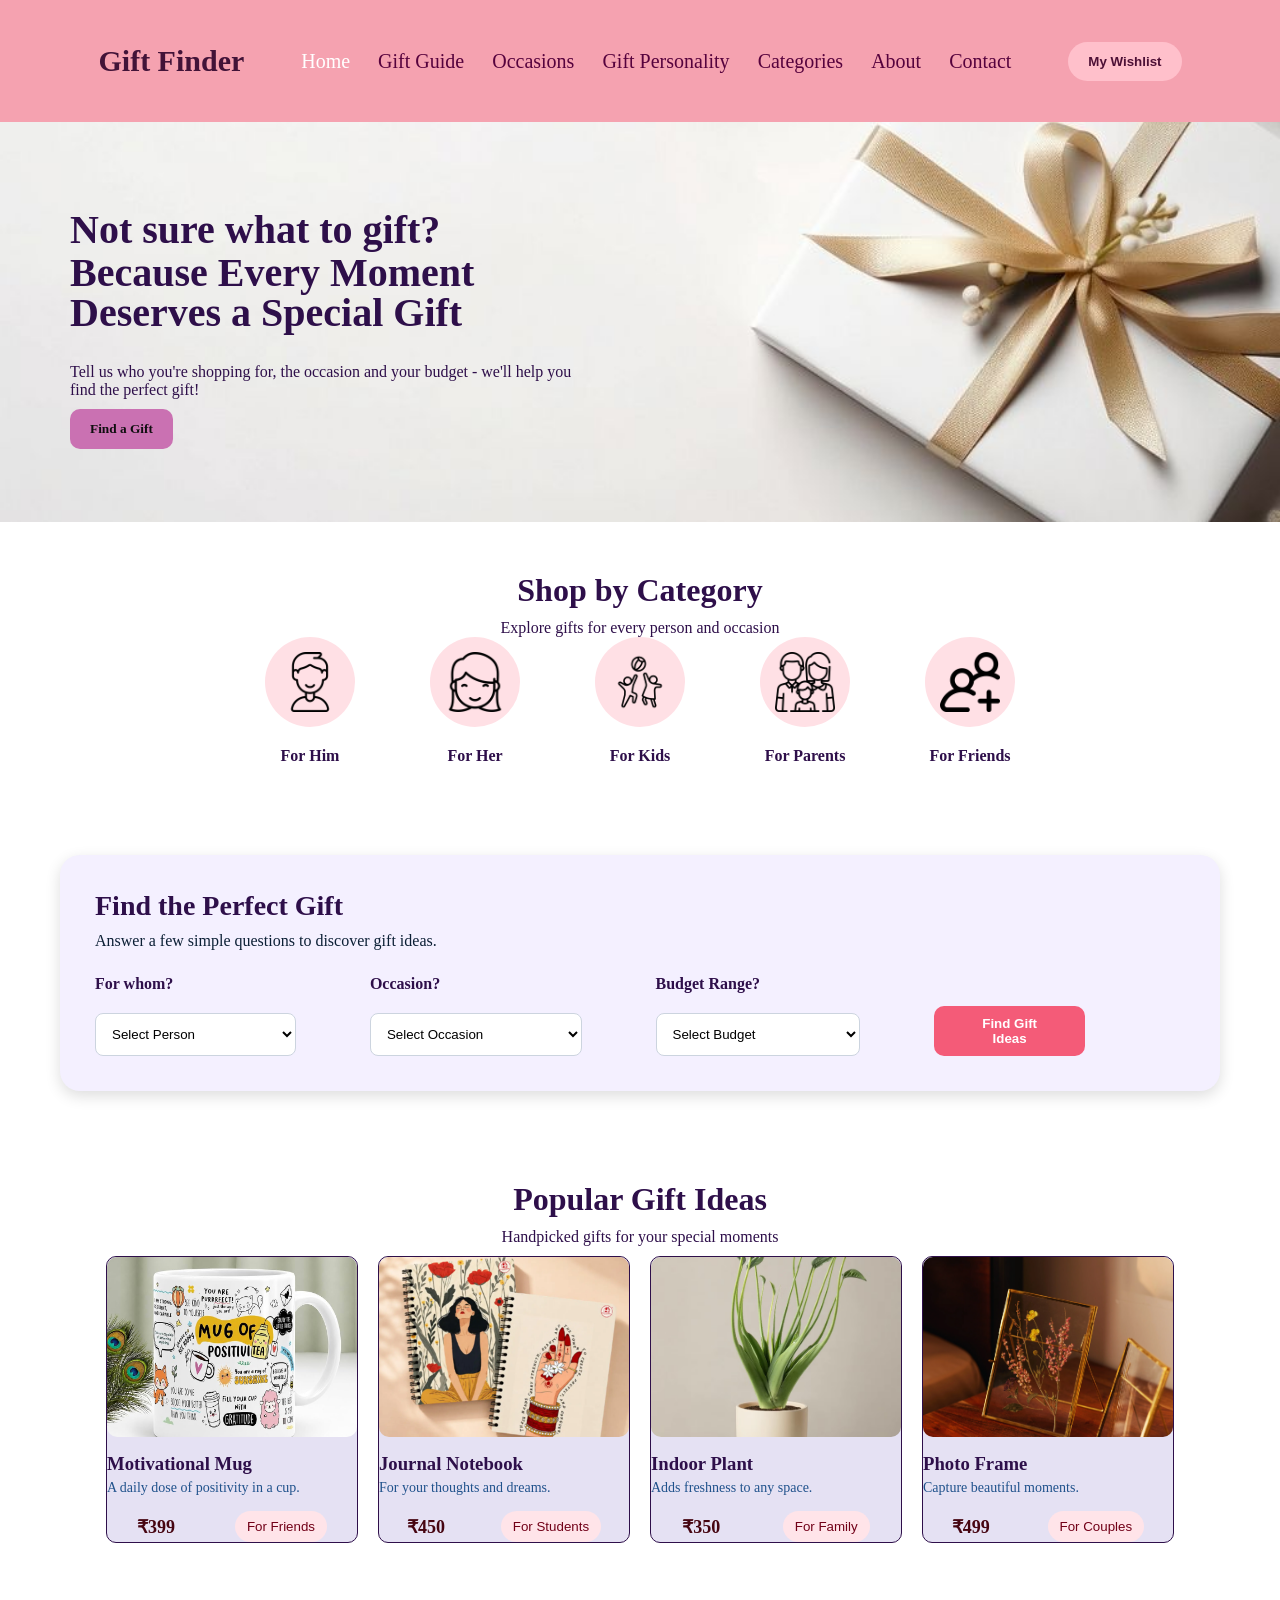
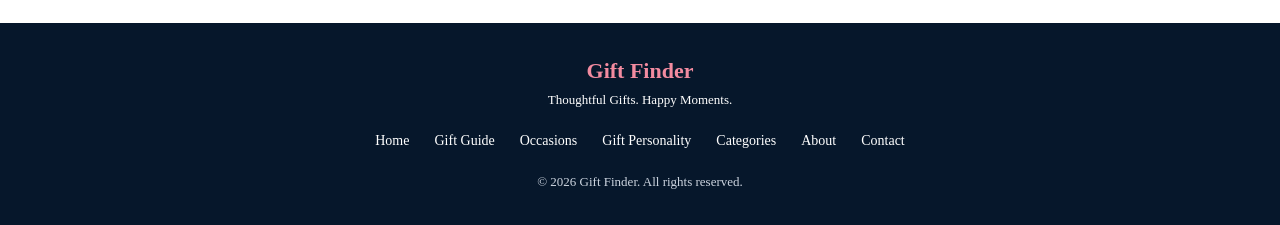
<file: index.html>
<!DOCTYPE html>
<html>

<head>
    <title>Gift Finder</title>
    <link rel="stylesheet" href="style.css">
</head>

<body>

    <header>

        <div class="logo">
            Gift Finder
        </div>

        <nav>
            <a href="index.html" class="active">Home</a>
            <a href="gift-guide.html">Gift Guide</a>
            <a href="occasions.html">Occasions</a>
            <a href="Gift Personality.html" >Gift Personality</a>
            <a href="categories.html">Categories</a>
            <a href="about.html">About</a>
            <a href="contact.html">Contact</a>
        </nav>

        <button class="wishlist">My Wishlist</button>
    </header>


    <section class="hero">
        <div class="hero-content">
            <p class="small-text">Not sure what to gift?</p>
            <h1>
                Because Every Moment Deserves
                <span>a Special Gift</span>
            </h1>

            <p>
                Tell us who you're shopping for, the occasion and your budget -
                we'll help you find the perfect gift!
            </p>

            <button class="main-button">Find a Gift</button>
        </div>

        <div class="hero-image"></div>
    </section>


    <section class="categories">
        <h2>Shop by Category</h2>
        <p>Explore gifts for every person and occasion</p>
        <div class="category-container">

            <div class="category">
                <div class="category-icon">
                    <img src="./boy.png" alt="boy">
                </div>
                <h3>For Him</h3>
            </div>

            <div class="category">
                <div class="category-icon">
                    <img src="./girl.png" alt="girl">
                </div>
                <h3>For Her</h3>
            </div>

            <div class="category">
                <div class="category-icon">
                    <img src="./kids.png" alt="kids">
                </div>
                <h3>For Kids</h3>
            </div>

            <div class="category">
                <div class="category-icon">
                    <img src="./family.png" alt="family">
                </div>
                <h3>For Parents</h3>
            </div>

            <div class="category">
                <div class="category-icon">
                    <img src="./friends.png" alt="friends">
                </div>
                <h3>For Friends</h3>
            </div>

        </div>
    </section>


    <section class="find-gift">
        <div class="find-content">
            <h2>Find the Perfect Gift</h2>
            <p>Answer a few simple questions to discover gift ideas.</p>
            <div class="form-container">

                <div class="form-group">

                    <label>For whom?</label>
                    <select>
                        <option>Select Person</option>
                        <option>Friend</option>
                        <option>Family</option>
                        <option>Partner</option>
                        <option>Kids</option>
                    </select>
                </div>


                <div class="form-group">

                    <label>Occasion?</label>
                    <select>
                        <option>Select Occasion</option>
                        <option>Birthday</option>
                        <option>Graduation</option>
                        <option>Anniversary</option>
                        <option>Wedding</option>
                    </select>
                </div>


                <div class="form-group">

                    <label>Budget Range?</label>
                    <select>
                        <option>Select Budget</option>
                        <option>Under ₹500</option>
                        <option>₹500 - ₹1000</option>
                        <option>₹1000 - ₹2000</option>
                        <option>Above ₹2000</option>
                    </select>
                </div>

                <button class="find-button">Find Gift Ideas</button>
            </div>
        </div>
    </section>


    <section class="popular">
        <h2>Popular Gift Ideas</h2>
        <p>Handpicked gifts for your special moments</p>
        <div class="gift-container">
            <div class="gift-card">
                <img src="./Img/mug.jpg" alt="Motivational Mug">
                <h3>Motivational Mug</h3>
                <p>A daily dose of positivity in a cup.</p>
                <div class="card-bottom">
                    <span>₹399</span>
                    <button>For Friends</button>
                </div>
            </div>


            <div class="gift-card">
                <img src="./Img/notebook.webp" alt="Journal Notebook">
                <h3>Journal Notebook</h3>
                <p>For your thoughts and dreams.</p>
                <div class="card-bottom">
                    <span>₹450</span>
                    <button>For Students</button>
                </div>
            </div>


            <div class="gift-card">
                <img src="./Img/indoor plant.avif" alt="Indoor Plant">
                <h3>Indoor Plant</h3>
                <p>Adds freshness to any space.</p>
                <div class="card-bottom">
                    <span>₹350</span>
                    <button>For Family</button>
                </div>
            </div>


            <div class="gift-card">
                <img src="./Img/photo frame.webp" alt="Photo Frame">
                <h3>Photo Frame</h3>
                <p>Capture beautiful moments.</p>
                <div class="card-bottom">
                    <span>₹499</span>
                    <button>For Couples</button>
                </div>
            </div>

        </div>
    </section>









    <footer>

        <div class="footer-logo">

            <span>Gift Finder</span>

            <p>Thoughtful Gifts. Happy Moments.</p>

        </div>


        <div class="footer-links">

            <a href="index.html">Home</a>
            <a href="gift-guide.html">Gift Guide</a>
            <a href="occasions.html">Occasions</a>
            <a href="Gift Personality.html" >Gift Personality</a>
            <a href="categories.html">Categories</a>
            <a href="about.html">About</a>
            <a href="contact.html">Contact</a>

        </div>


        <p class="copyright">
            © 2026 Gift Finder. All rights reserved.
        </p>

    </footer>

</body>

</html>
</file>
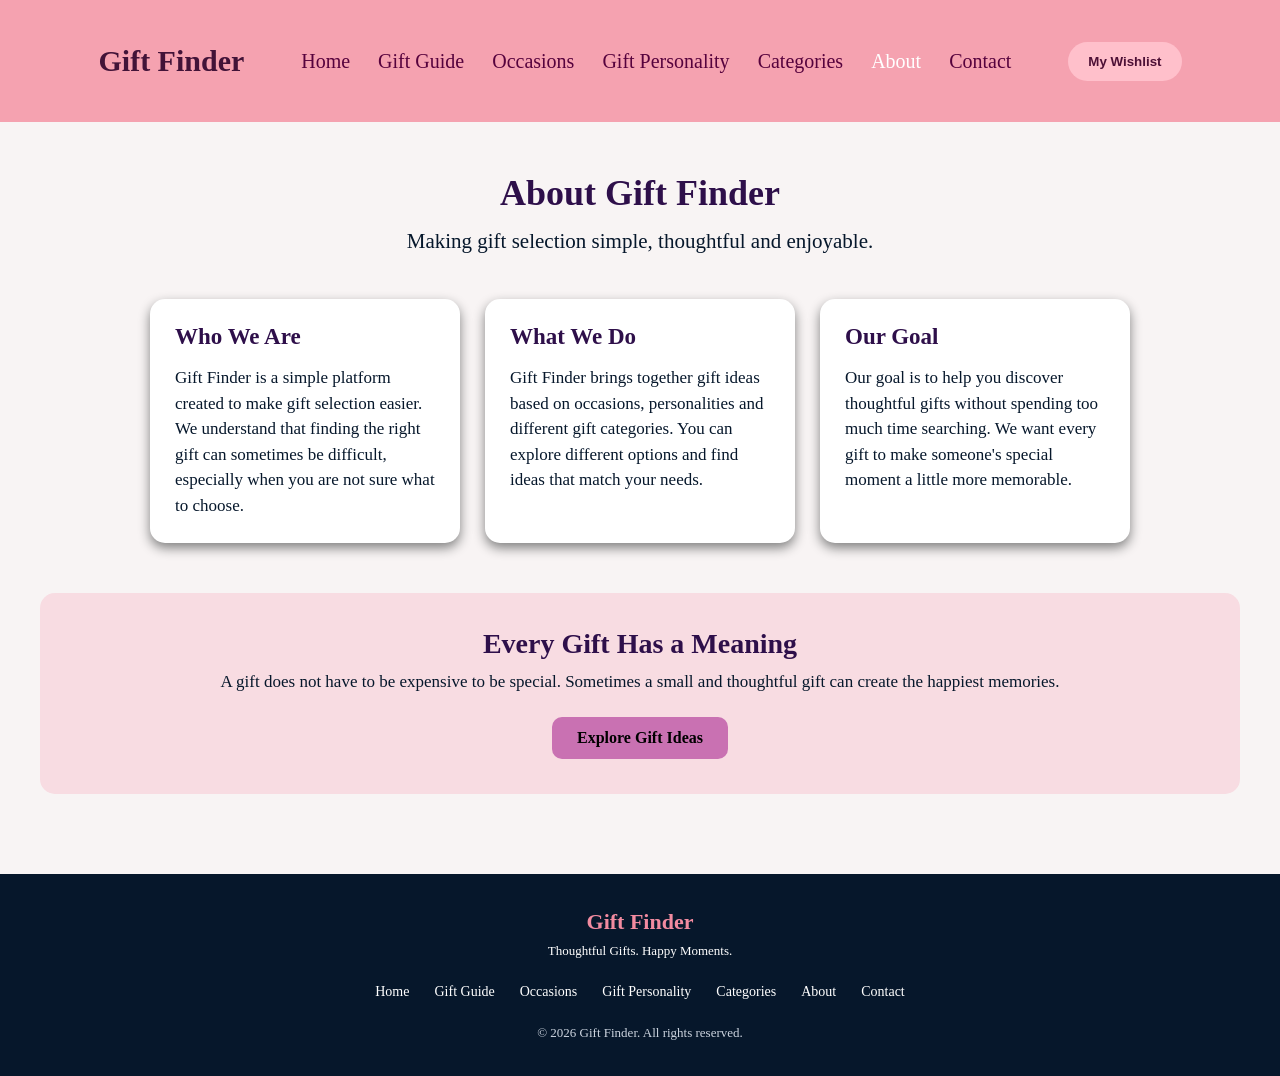
<file: about.html>
<!DOCTYPE html>
<html>

<head>
    <title>Guide</title>
    <link rel="stylesheet" href="about.css">
</head>

<body>
    <header>
        <div class="logo">
            Gift Finder
        </div>

        <nav>
            <a href="index.html">Home</a>
            <a href="gift-guide.html">Gift Guide</a>
            <a href="occasions.html">Occasions</a>
            <a href="Gift Personality.html" >Gift Personality</a>
            <a href="categories.html">Categories</a>
            <a href="about.html" class="active">About</a>
            <a href="contact.html">Contact</a>
        </nav>

        <button class="wishlist">My Wishlist</button>
    </header>




<section class="about">

    <h1>About Gift Finder</h1>

    <p class="about-intro">
        Making gift selection simple, thoughtful and enjoyable.
    </p>


    <div class="about-content">

        <div class="about-box">

            <h2>Who We Are</h2>

            <p>
                Gift Finder is a simple platform created to make gift selection
                easier. We understand that finding the right gift can sometimes
                be difficult, especially when you are not sure what to choose.
            </p>

        </div>


        <div class="about-box">

            <h2>What We Do</h2>

            <p>
                Gift Finder brings together gift ideas based on occasions,
                personalities and different gift categories. You can explore
                different options and find ideas that match your needs.
            </p>

        </div>


        <div class="about-box">

            <h2>Our Goal</h2>

            <p>
                Our goal is to help you discover thoughtful gifts without
                spending too much time searching. We want every gift to make
                someone's special moment a little more memorable.
            </p>

        </div>

    </div>


    <div class="about-message">

        <h2>Every Gift Has a Meaning</h2>

        <p>
            A gift does not have to be expensive to be special.
            Sometimes a small and thoughtful gift can create the
            happiest memories.
        </p>

        <a href="categories.html" class="about-button">
            Explore Gift Ideas
        </a>

    </div>

</section>



    <footer>

        <div class="footer-logo">
            <span>Gift Finder</span>
            <p>Thoughtful Gifts. Happy Moments.</p>
        </div>

        <div class="footer-links">
            <a href="index.html">Home</a>
            <a href="gift-guide.html">Gift Guide</a>
            <a href="occasions.html">Occasions</a>
            <a href="Gift Personality.html">Gift Personality</a>
            <a href="categories.html">Categories</a>
            <a href="about.html">About</a>
            <a href="contact.html">Contact</a>
        </div>

        <p class="copyright">
            © 2026 Gift Finder. All rights reserved.
        </p>
        
    </footer>

</body>
</html>
</file>
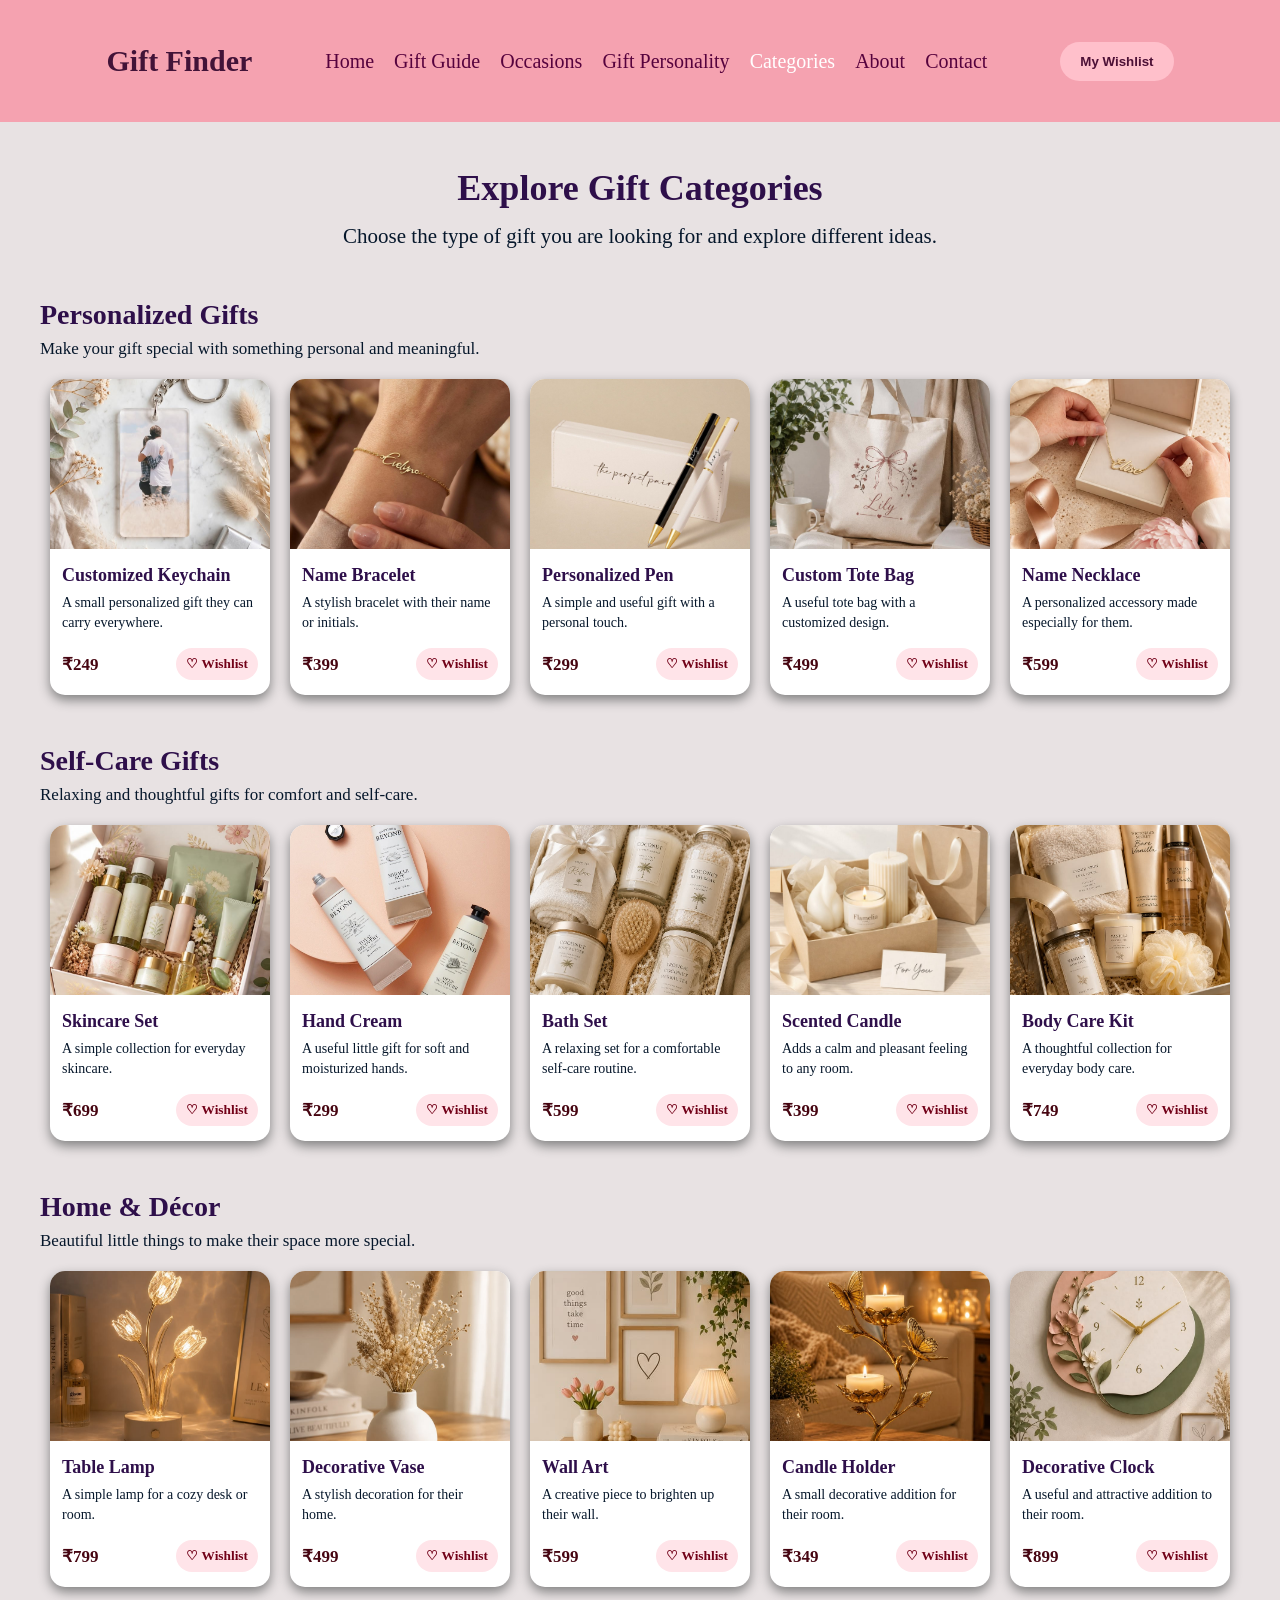
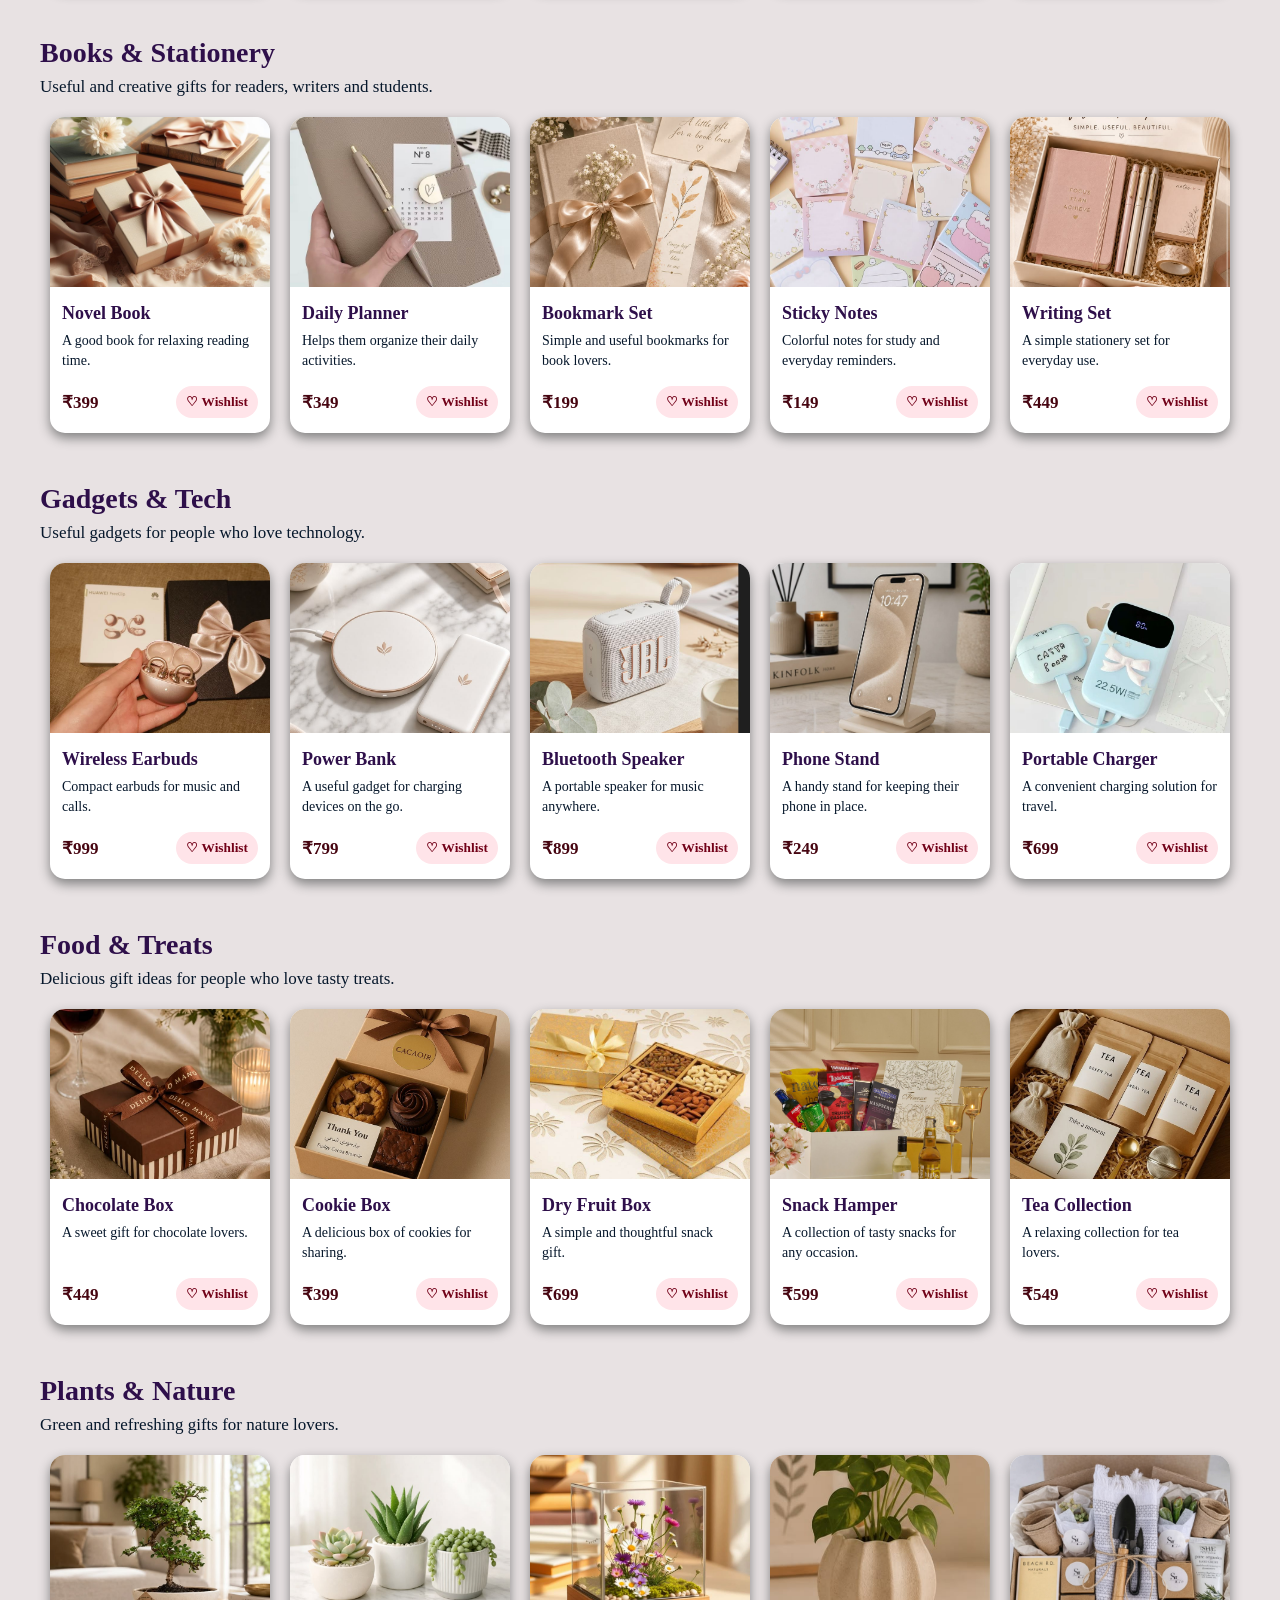
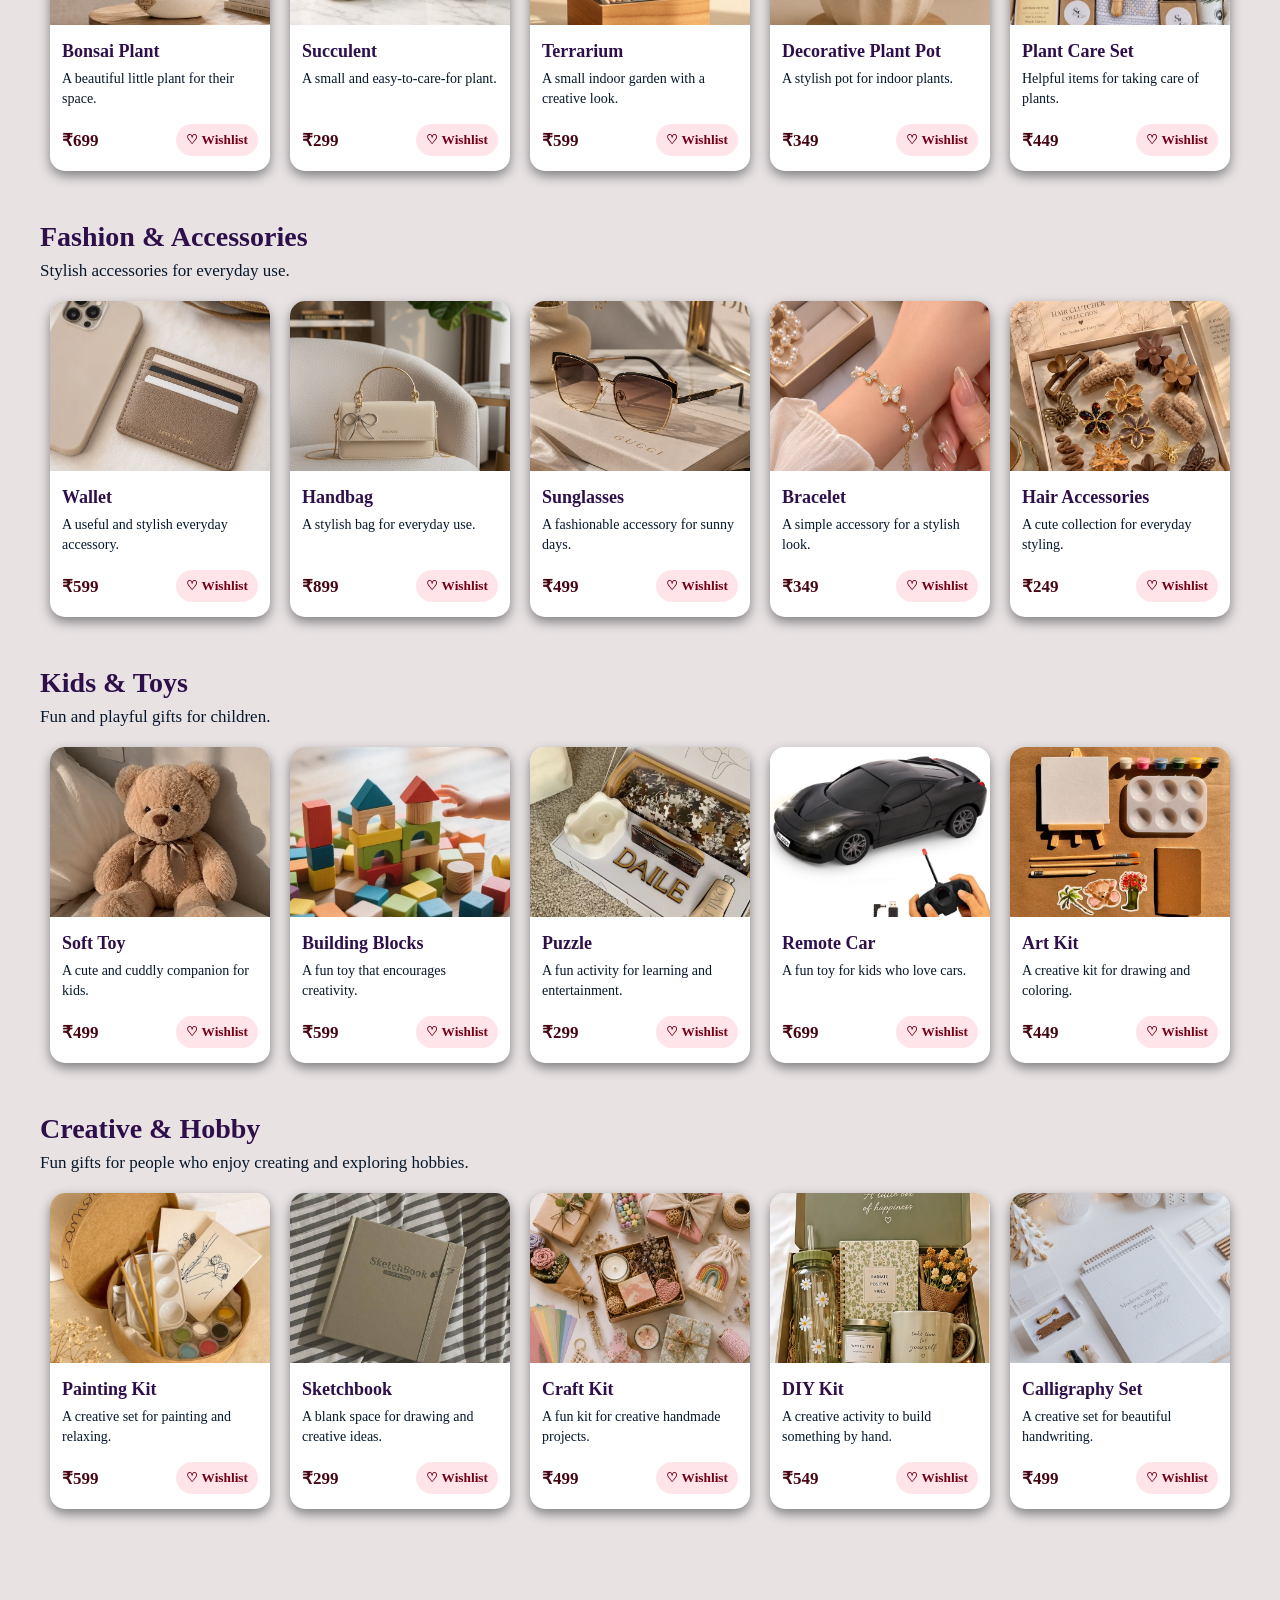
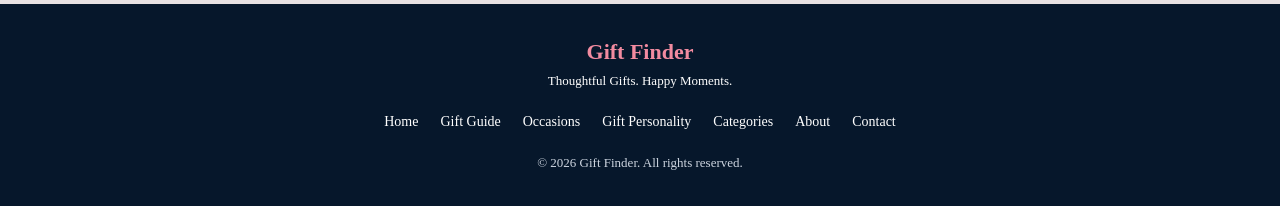
<file: categories.html>
<!DOCTYPE html>
<html>

<head>
    <title>Guide</title>
    <link rel="stylesheet" href="categories.css">
</head>

<body>
    <header>
        <div class="logo">
            Gift Finder
        </div>

        <nav>
            <a href="index.html">Home</a>
            <a href="gift-guide.html">Gift Guide</a>
            <a href="occasions.html">Occasions</a>
            <a href="Gift Personality.html" >Gift Personality</a>
            <a href="categories.html" class="active">Categories</a>
            <a href="about.html">About</a>
            <a href="contact.html">Contact</a>
        </nav>

        <button class="wishlist">My Wishlist</button>
    </header>







<section class="categories">

    <h1>Explore Gift Categories</h1>

    <p class="categories-intro">
        Choose the type of gift you are looking for and explore different ideas.
    </p>


    <!-- Personalized Gifts -->

    <h2>Personalized Gifts</h2>

    <p class="section-text">
        Make your gift special with something personal and meaningful.
    </p>

    <div class="gift-container">

        <div class="gift-card">
            <img src="./Imgs/customized keychain.jpg" alt="Customized Keychain">
            <h3>Customized Keychain</h3>
            <p>A small personalized gift they can carry everywhere.</p>
            <div class="card-bottom">
                <span>₹249</span>
                <button>♡ Wishlist</button>
            </div>
        </div>

        <div class="gift-card">
            <img src="./Imgs/name bracelet.jpg" alt="Name Bracelet">
            <h3>Name Bracelet</h3>
            <p>A stylish bracelet with their name or initials.</p>
            <div class="card-bottom">
                <span>₹399</span>
                <button>♡ Wishlist</button>
            </div>
        </div>

        <div class="gift-card">
            <img src="./Imgs/personalized pen.jpg" alt="Personalized Pen">
            <h3>Personalized Pen</h3>
            <p>A simple and useful gift with a personal touch.</p>
            <div class="card-bottom">
                <span>₹299</span>
                <button>♡ Wishlist</button>
            </div>
        </div>

        <div class="gift-card">
            <img src="./Imgs/custom tote bag.jpg" alt="Custom Tote Bag">
            <h3>Custom Tote Bag</h3>
            <p>A useful tote bag with a customized design.</p>
            <div class="card-bottom">
                <span>₹499</span>
                <button>♡ Wishlist</button>
            </div>
        </div>

        <div class="gift-card">
            <img src="./Imgs/name necklace.jpg" alt="Name Necklace">
            <h3>Name Necklace</h3>
            <p>A personalized accessory made especially for them.</p>
            <div class="card-bottom">
                <span>₹599</span>
                <button>♡ Wishlist</button>
            </div>
        </div>

    </div>


    <!-- Self Care -->

    <h2>Self-Care Gifts</h2>

    <p class="section-text">
        Relaxing and thoughtful gifts for comfort and self-care.
    </p>

    <div class="gift-container">

        <div class="gift-card">
            <img src="./Imgs/skincare set.jpg" alt="Skincare Set">
            <h3>Skincare Set</h3>
            <p>A simple collection for everyday skincare.</p>
            <div class="card-bottom">
                <span>₹699</span>
                <button>♡ Wishlist</button>
            </div>
        </div>

        <div class="gift-card">
            <img src="./Imgs/hand cream.jpg" alt="Hand Cream">
            <h3>Hand Cream</h3>
            <p>A useful little gift for soft and moisturized hands.</p>
            <div class="card-bottom">
                <span>₹299</span>
                <button>♡ Wishlist</button>
            </div>
        </div>

        <div class="gift-card">
            <img src="./Imgs/bath set.jpg" alt="Bath Set">
            <h3>Bath Set</h3>
            <p>A relaxing set for a comfortable self-care routine.</p>
            <div class="card-bottom">
                <span>₹599</span>
                <button>♡ Wishlist</button>
            </div>
        </div>

        <div class="gift-card">
            <img src="./Imgs/scented candle.jpg" alt="Scented Candle">
            <h3>Scented Candle</h3>
            <p>Adds a calm and pleasant feeling to any room.</p>
            <div class="card-bottom">
                <span>₹399</span>
                <button>♡ Wishlist</button>
            </div>
        </div>

        <div class="gift-card">
            <img src="./Imgs/body care kit.jpg" alt="Body Care Kit">
            <h3>Body Care Kit</h3>
            <p>A thoughtful collection for everyday body care.</p>
            <div class="card-bottom">
                <span>₹749</span>
                <button>♡ Wishlist</button>
            </div>
        </div>

    </div>


    <!-- Home and Decor -->

    <h2>Home & Décor</h2>

    <p class="section-text">
        Beautiful little things to make their space more special.
    </p>

    <div class="gift-container">

        <div class="gift-card">
            <img src="./Imgs/table lamp.jpg" alt="Table Lamp">
            <h3>Table Lamp</h3>
            <p>A simple lamp for a cozy desk or room.</p>
            <div class="card-bottom">
                <span>₹799</span>
                <button>♡ Wishlist</button>
            </div>
        </div>

        <div class="gift-card">
            <img src="./Imgs/decorative vase.jpg" alt="Decorative Vase">
            <h3>Decorative Vase</h3>
            <p>A stylish decoration for their home.</p>
            <div class="card-bottom">
                <span>₹499</span>
                <button>♡ Wishlist</button>
            </div>
        </div>

        <div class="gift-card">
            <img src="./Imgs/wall art.jpg" alt="Wall Art">
            <h3>Wall Art</h3>
            <p>A creative piece to brighten up their wall.</p>
            <div class="card-bottom">
                <span>₹599</span>
                <button>♡ Wishlist</button>
            </div>
        </div>

        <div class="gift-card">
            <img src="./Imgs/candle holder.jpg" alt="Candle Holder">
            <h3>Candle Holder</h3>
            <p>A small decorative addition for their room.</p>
            <div class="card-bottom">
                <span>₹349</span>
                <button>♡ Wishlist</button>
            </div>
        </div>


        <div class="gift-card">
            <img src="./Imgs/decorative clock.jpg" alt="Decorative Clock">
            <h3>Decorative Clock</h3>
            <p>A useful and attractive addition to their room.</p>
            <div class="card-bottom">
                <span>₹899</span>
                <button>♡ Wishlist</button>
            </div>
        </div>

    </div>


    <!-- Books and Stationery -->

    <h2>Books & Stationery</h2>

    <p class="section-text">
        Useful and creative gifts for readers, writers and students.
    </p>

    <div class="gift-container">

        <div class="gift-card">
            <img src="./Imgs/novel book.jpg" alt="Novel Book">
            <h3>Novel Book</h3>
            <p>A good book for relaxing reading time.</p>
            <div class="card-bottom">
                <span>₹399</span>
                <button>♡ Wishlist</button>
            </div>
        </div>

        <div class="gift-card">
            <img src="./Imgs/planner.jpg" alt="Planner">
            <h3>Daily Planner</h3>
            <p>Helps them organize their daily activities.</p>
            <div class="card-bottom">
                <span>₹349</span>
                <button>♡ Wishlist</button>
            </div>
        </div>

        <div class="gift-card">
            <img src="./Imgs/bookmark set.jpg" alt="Bookmark Set">
            <h3>Bookmark Set</h3>
            <p>Simple and useful bookmarks for book lovers.</p>
            <div class="card-bottom">
                <span>₹199</span>
                <button>♡ Wishlist</button>
            </div>
        </div>

        <div class="gift-card">
            <img src="./Imgs/sticky notes.jpg" alt="Sticky Notes">
            <h3>Sticky Notes</h3>
            <p>Colorful notes for study and everyday reminders.</p>
            <div class="card-bottom">
                <span>₹149</span>
                <button>♡ Wishlist</button>
            </div>
        </div>


        <div class="gift-card">
            <img src="./Imgs/writing set.jpg" alt="Writing Set">
            <h3>Writing Set</h3>
            <p>A simple stationery set for everyday use.</p>
            <div class="card-bottom">
                <span>₹449</span>
                <button>♡ Wishlist</button>
            </div>
        </div>

    </div>


    <!-- Gadgets -->

    <h2>Gadgets & Tech</h2>

    <p class="section-text">
        Useful gadgets for people who love technology.
    </p>

    <div class="gift-container">

        <div class="gift-card">
            <img src="./Imgs/wireless earbuds.jpg" alt="Wireless Earbuds">
            <h3>Wireless Earbuds</h3>
            <p>Compact earbuds for music and calls.</p>
            <div class="card-bottom">
                <span>₹999</span>
                <button>♡ Wishlist</button>
            </div>
        </div>

        <div class="gift-card">
            <img src="./Imgs/power bank.jpg" alt="Power Bank">
            <h3>Power Bank</h3>
            <p>A useful gadget for charging devices on the go.</p>
            <div class="card-bottom">
                <span>₹799</span>
                <button>♡ Wishlist</button>
            </div>
        </div>


        <div class="gift-card">
            <img src="./Imgs/bluetooth speaker.jpg" alt="Bluetooth Speaker">
            <h3>Bluetooth Speaker</h3>
            <p>A portable speaker for music anywhere.</p>
            <div class="card-bottom">
                <span>₹899</span>
                <button>♡ Wishlist</button>
            </div>
        </div>

        <div class="gift-card">
            <img src="./Imgs/phone stand.jpg" alt="Phone Stand">
            <h3>Phone Stand</h3>
            <p>A handy stand for keeping their phone in place.</p>
            <div class="card-bottom">
                <span>₹249</span>
                <button>♡ Wishlist</button>
            </div>
        </div>

        <div class="gift-card">
            <img src="./Imgs/portable charger.jpg" alt="Portable Charger">
            <h3>Portable Charger</h3>
            <p>A convenient charging solution for travel.</p>
            <div class="card-bottom">
                <span>₹699</span>
                <button>♡ Wishlist</button>
            </div>
        </div>

    </div>


    <!-- Food -->

    <h2>Food & Treats</h2>

    <p class="section-text">
        Delicious gift ideas for people who love tasty treats.
    </p>

    <div class="gift-container">

        <div class="gift-card">
            <img src="./Imgs/chocolate box.jpg" alt="Chocolate Box">
            <h3>Chocolate Box</h3>
            <p>A sweet gift for chocolate lovers.</p>
            <div class="card-bottom">
                <span>₹449</span>
                <button>♡ Wishlist</button>
            </div>
        </div>

        <div class="gift-card">
            <img src="./Imgs/cookie box.jpg" alt="Cookie Box">
            <h3>Cookie Box</h3>
            <p>A delicious box of cookies for sharing.</p>
            <div class="card-bottom">
                <span>₹399</span>
                <button>♡ Wishlist</button>
            </div>
        </div>

        <div class="gift-card">
            <img src="./Imgs/dry fruit box.jpg" alt="Dry Fruit Box">
            <h3>Dry Fruit Box</h3>
            <p>A simple and thoughtful snack gift.</p>
            <div class="card-bottom">
                <span>₹699</span>
                <button>♡ Wishlist</button>
            </div>
        </div>

        <div class="gift-card">
            <img src="./Imgs/snack hamper.jpg" alt="Snack Hamper">
            <h3>Snack Hamper</h3>
            <p>A collection of tasty snacks for any occasion.</p>
            <div class="card-bottom">
                <span>₹599</span>
                <button>♡ Wishlist</button>
            </div>
        </div>


        <div class="gift-card">
            <img src="./Imgs/tea collection.jpg" alt="Tea Collection">
            <h3>Tea Collection</h3>
            <p>A relaxing collection for tea lovers.</p>
            <div class="card-bottom">
                <span>₹549</span>
                <button>♡ Wishlist</button>
            </div>
        </div>

    </div>


    <!-- Plants -->

    <h2>Plants & Nature</h2>

    <p class="section-text">
        Green and refreshing gifts for nature lovers.
    </p>

    <div class="gift-container">

        <div class="gift-card">
            <img src="./Imgs/bonsai plant.jpg" alt="Bonsai Plant">
            <h3>Bonsai Plant</h3>
            <p>A beautiful little plant for their space.</p>
            <div class="card-bottom">
                <span>₹699</span>
                <button>♡ Wishlist</button>
            </div>
        </div>

        <div class="gift-card">
            <img src="./Imgs/succulent.jpg" alt="Succulent">
            <h3>Succulent</h3>
            <p>A small and easy-to-care-for plant.</p>
            <div class="card-bottom">
                <span>₹299</span>
                <button>♡ Wishlist</button>
            </div>
        </div>

        <div class="gift-card">
            <img src="./Imgs/terrarium.jpg" alt="Terrarium">
            <h3>Terrarium</h3>
            <p>A small indoor garden with a creative look.</p>
            <div class="card-bottom">
                <span>₹599</span>
                <button>♡ Wishlist</button>
            </div>
        </div>

        <div class="gift-card">
            <img src="./Imgs/plant pot.jpg" alt="Plant Pot">
            <h3>Decorative Plant Pot</h3>
            <p>A stylish pot for indoor plants.</p>
            <div class="card-bottom">
                <span>₹349</span>
                <button>♡ Wishlist</button>
            </div>
        </div>


        <div class="gift-card">
            <img src="./Imgs/plant care.jpg" alt="Plant Care">
            <h3>Plant Care Set</h3>
            <p>Helpful items for taking care of plants.</p>
            <div class="card-bottom">
                <span>₹449</span>
                <button>♡ Wishlist</button>
            </div>
        </div>

    </div>


    <!-- Fashion -->

    <h2>Fashion & Accessories</h2>

    <p class="section-text">
        Stylish accessories for everyday use.
    </p>

    <div class="gift-container">

        <div class="gift-card">
            <img src="./Imgs/wallet.jpg" alt="Wallet">
            <h3>Wallet</h3>
            <p>A useful and stylish everyday accessory.</p>
            <div class="card-bottom">
                <span>₹599</span>
                <button>♡ Wishlist</button>
            </div>
        </div>

        <div class="gift-card">
            <img src="./Imgs/handbag.jpg" alt="Handbag">
            <h3>Handbag</h3>
            <p>A stylish bag for everyday use.</p>
            <div class="card-bottom">
                <span>₹899</span>
                <button>♡ Wishlist</button>
            </div>
        </div>

        <div class="gift-card">
            <img src="./Imgs/sunglasses.jpg" alt="Sunglasses">
            <h3>Sunglasses</h3>
            <p>A fashionable accessory for sunny days.</p>
            <div class="card-bottom">
                <span>₹499</span>
                <button>♡ Wishlist</button>
            </div>
        </div>


        <div class="gift-card">
            <img src="./Imgs/bracelet.jpg" alt="Bracelet">
            <h3>Bracelet</h3>
            <p>A simple accessory for a stylish look.</p>
            <div class="card-bottom">
                <span>₹349</span>
                <button>♡ Wishlist</button>
            </div>
        </div>

        <div class="gift-card">
            <img src="./Imgs/hair accessories.jpg" alt="Hair Accessories">
            <h3>Hair Accessories</h3>
            <p>A cute collection for everyday styling.</p>
            <div class="card-bottom">
                <span>₹249</span>
                <button>♡ Wishlist</button>
            </div>
        </div>

    </div>


    <!-- Kids -->

    <h2>Kids & Toys</h2>

    <p class="section-text">
        Fun and playful gifts for children.
    </p>

    <div class="gift-container">

        <div class="gift-card">
            <img src="./Imgs/soft toy.jpg" alt="Soft Toy">
            <h3>Soft Toy</h3>
            <p>A cute and cuddly companion for kids.</p>
            <div class="card-bottom">
                <span>₹499</span>
                <button>♡ Wishlist</button>
            </div>
        </div>

        <div class="gift-card">
            <img src="./Imgs/building box.jpg" alt="Building Blocks">
            <h3>Building Blocks</h3>
            <p>A fun toy that encourages creativity.</p>
            <div class="card-bottom">
                <span>₹599</span>
                <button>♡ Wishlist</button>
            </div>
        </div>

        <div class="gift-card">
            <img src="./Imgs/puzzle.jpg" alt="Puzzle">
            <h3>Puzzle</h3>
            <p>A fun activity for learning and entertainment.</p>
            <div class="card-bottom">
                <span>₹299</span>
                <button>♡ Wishlist</button>
            </div>
        </div>

        <div class="gift-card">
            <img src="./Imgs/remote car.jpg" alt="Remote Car">
            <h3>Remote Car</h3>
            <p>A fun toy for kids who love cars.</p>
            <div class="card-bottom">
                <span>₹699</span>
                <button>♡ Wishlist</button>
            </div>
        </div>

        <div class="gift-card">
            <img src="./Imgs/art kit.jpg" alt="Art Kit">
            <h3>Art Kit</h3>
            <p>A creative kit for drawing and coloring.</p>
            <div class="card-bottom">
                <span>₹449</span>
                <button>♡ Wishlist</button>
            </div>
        </div>


    </div>


    <!-- Creative -->

    <h2>Creative & Hobby</h2>

    <p class="section-text">
        Fun gifts for people who enjoy creating and exploring hobbies.
    </p>

    <div class="gift-container">

        <div class="gift-card">
            <img src="./Imgs/painting kit.jpg" alt="Painting Kit">
            <h3>Painting Kit</h3>
            <p>A creative set for painting and relaxing.</p>
            <div class="card-bottom">
                <span>₹599</span>
                <button>♡ Wishlist</button>
            </div>
        </div>

        <div class="gift-card">
            <img src="./Imgs/sketchbook.jpg" alt="Sketchbook">
            <h3>Sketchbook</h3>
            <p>A blank space for drawing and creative ideas.</p>
            <div class="card-bottom">
                <span>₹299</span>
                <button>♡ Wishlist</button>
            </div>
        </div>

        <div class="gift-card">
            <img src="./Imgs/craft kit.jpg" alt="Craft Kit">
            <h3>Craft Kit</h3>
            <p>A fun kit for creative handmade projects.</p>
            <div class="card-bottom">
                <span>₹499</span>
                <button>♡ Wishlist</button>
            </div>
        </div>

        <div class="gift-card">
            <img src="./Imgs/diy kit.jpg" alt="DIY Kit">
            <h3>DIY Kit</h3>
            <p>A creative activity to build something by hand.</p>
            <div class="card-bottom">
                <span>₹549</span>
                <button>♡ Wishlist</button>
            </div>
        </div>

        <div class="gift-card">
            <img src="./Imgs/calligraphy set.jpg" alt="Calligraphy Set">
            <h3>Calligraphy Set</h3>
            <p>A creative set for beautiful handwriting.</p>
            <div class="card-bottom">
                <span>₹499</span>
                <button>♡ Wishlist</button>
            </div>
        </div>

    </div>

</section>













    <footer>

        <div class="footer-logo">
            <span>Gift Finder</span>
            <p>Thoughtful Gifts. Happy Moments.</p>
        </div>

        <div class="footer-links">
            <a href="index.html">Home</a>
            <a href="gift-guide.html">Gift Guide</a>
            <a href="occasions.html">Occasions</a>
            <a href="Gift Personality.html" >Gift Personality</a>
            <a href="categories.html">Categories</a>
            <a href="about.html">About</a>
            <a href="contact.html">Contact</a>
        </div>

        <p class="copyright">
            © 2026 Gift Finder. All rights reserved.
        </p>
        
    </footer>

</body>
</html>
</file>
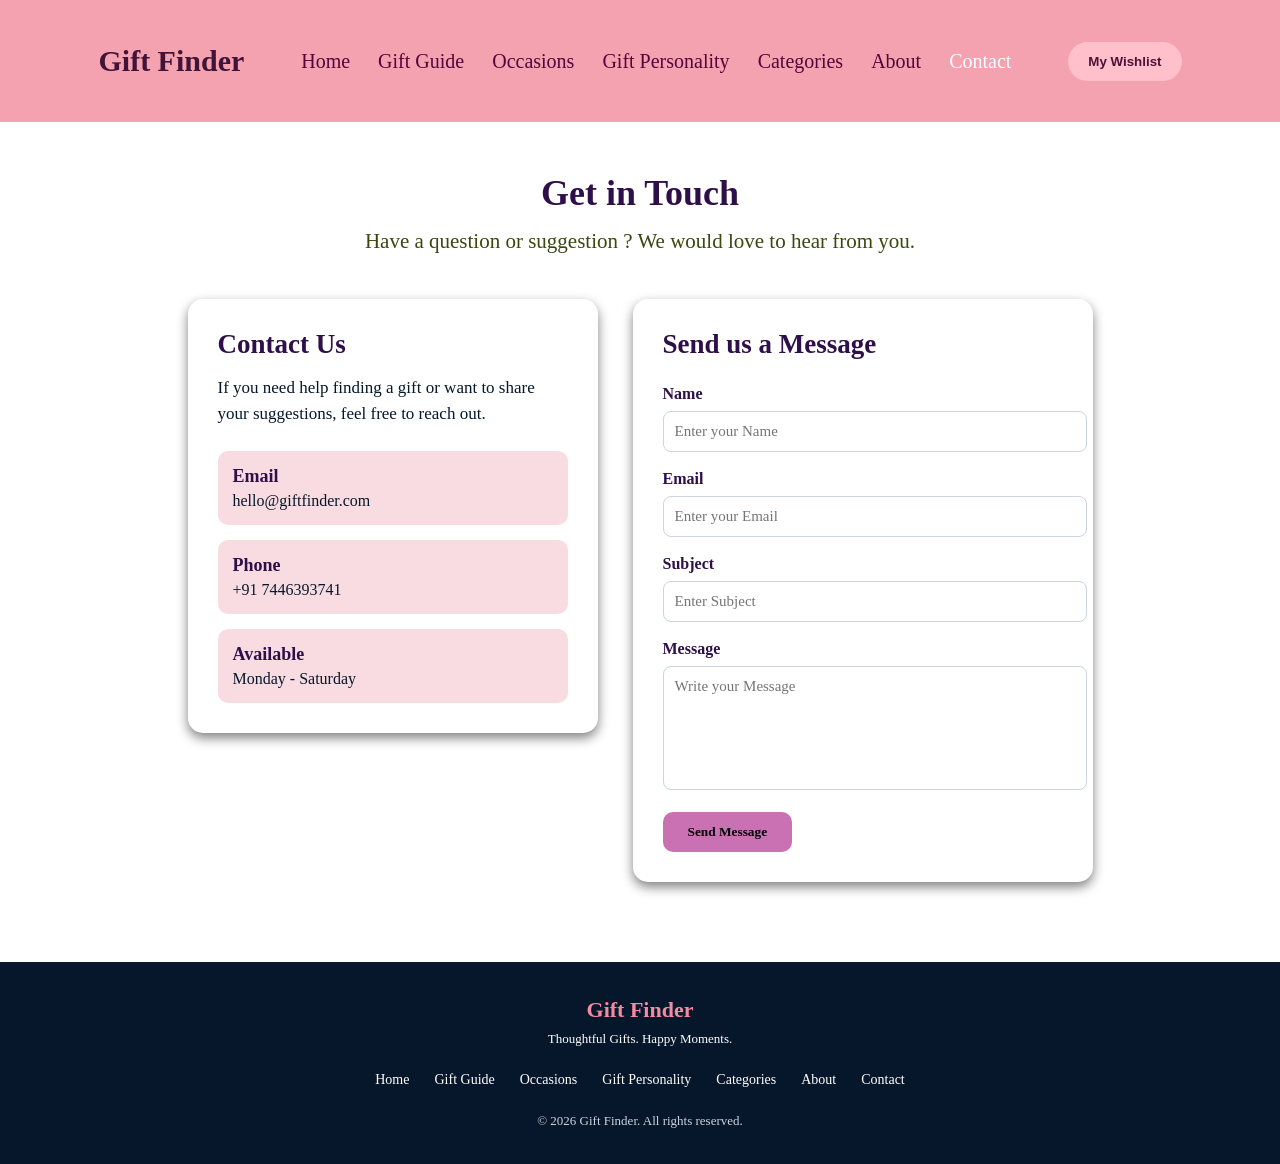
<file: contact.html>
<!DOCTYPE html>
<html>

<head>
    <title>Guide</title>
    <link rel="stylesheet" href="contact.css">
</head>

<body>
    <header>
        <div class="logo">
            Gift Finder
        </div>

        <nav>
            <a href="index.html">Home</a>
            <a href="gift-guide.html">Gift Guide</a>
            <a href="occasions.html">Occasions</a>
            <a href="Gift Personality.html" >Gift Personality</a>
            <a href="categories.html">Categories</a>
            <a href="about.html">About</a>
            <a href="contact.html" class="active">Contact</a>
        </nav>

        <button class="wishlist">My Wishlist</button>
    </header>




<section class="contact">
    <h1>Get in Touch</h1>

    <p class="contact-intro">
        Have a question or suggestion ? We would love to hear from you.
    </p>

    <div class="contact-container">
        <div class="contact-info">
            <h2>Contact Us</h2>

            <p>
                If you need help finding a gift or want to share your suggestions, feel free to reach out.
            </p>

            <div class="info-box">
                <h3>Email</h3>

                <p>
                    hello@giftfinder.com
                </p>
            </div>

            <div class="info-box">
                <h3>Phone</h3>

                <p>
                    +91 7446393741
                </p>
            </div>

            <div class="info-box">
                <h3>Available</h3>

                <p>
                    Monday - Saturday
                </p>
            </div>
        </div>


        <div class="contact-form">

            <h2>Send us a Message</h2>

            <div class="form-group">
                <label>Name</label>

                <input type="text" placeholder="Enter your Name">
            </div>


            <div class="form-group">
                <label>Email</label>

                <input type="text" placeholder="Enter your Email">
            </div>


            <div class="form-group">
                <label>Subject</label>

                <input type="text" placeholder="Enter Subject">
            </div>

            <div class="form-group">
                <label>Message</label>

                <textarea placeholder="Write your Message"></textarea>
            </div>


            <button class="send-button">
                Send Message
            </button>
        </div>
    </div>

</section>













    <footer>

        <div class="footer-logo">
            <span>Gift Finder</span>
            <p>Thoughtful Gifts. Happy Moments.</p>
        </div>

        <div class="footer-links">
            <a href="index.html">Home</a>
            <a href="gift-guide.html">Gift Guide</a>
            <a href="occasions.html">Occasions</a>
            <a href="Gift Personality.html" class="active">Gift Personality</a>
            <a href="categories.html">Categories</a>
            <a href="about.html">About</a>
            <a href="contact.html">Contact</a>
        </div>

        <p class="copyright">
            © 2026 Gift Finder. All rights reserved.
        </p>
        
    </footer>

</body>
</html>
</file>
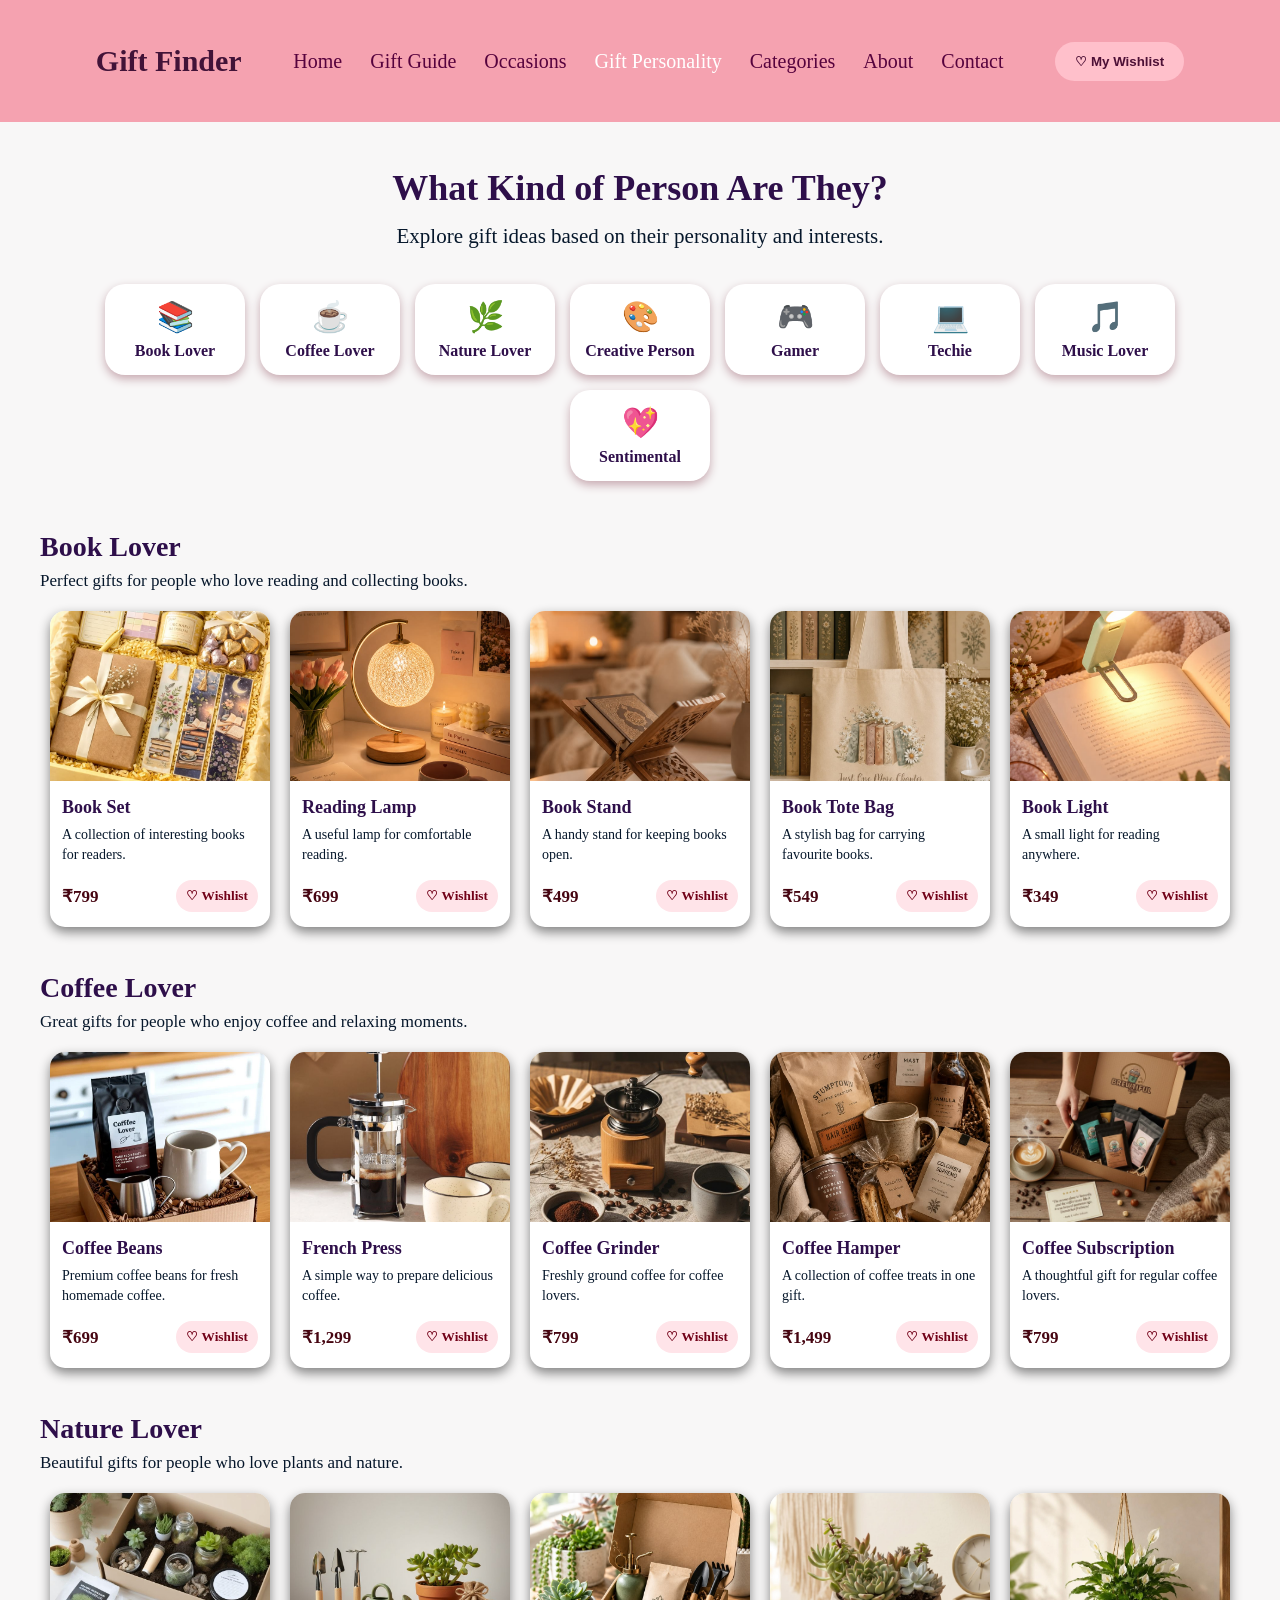
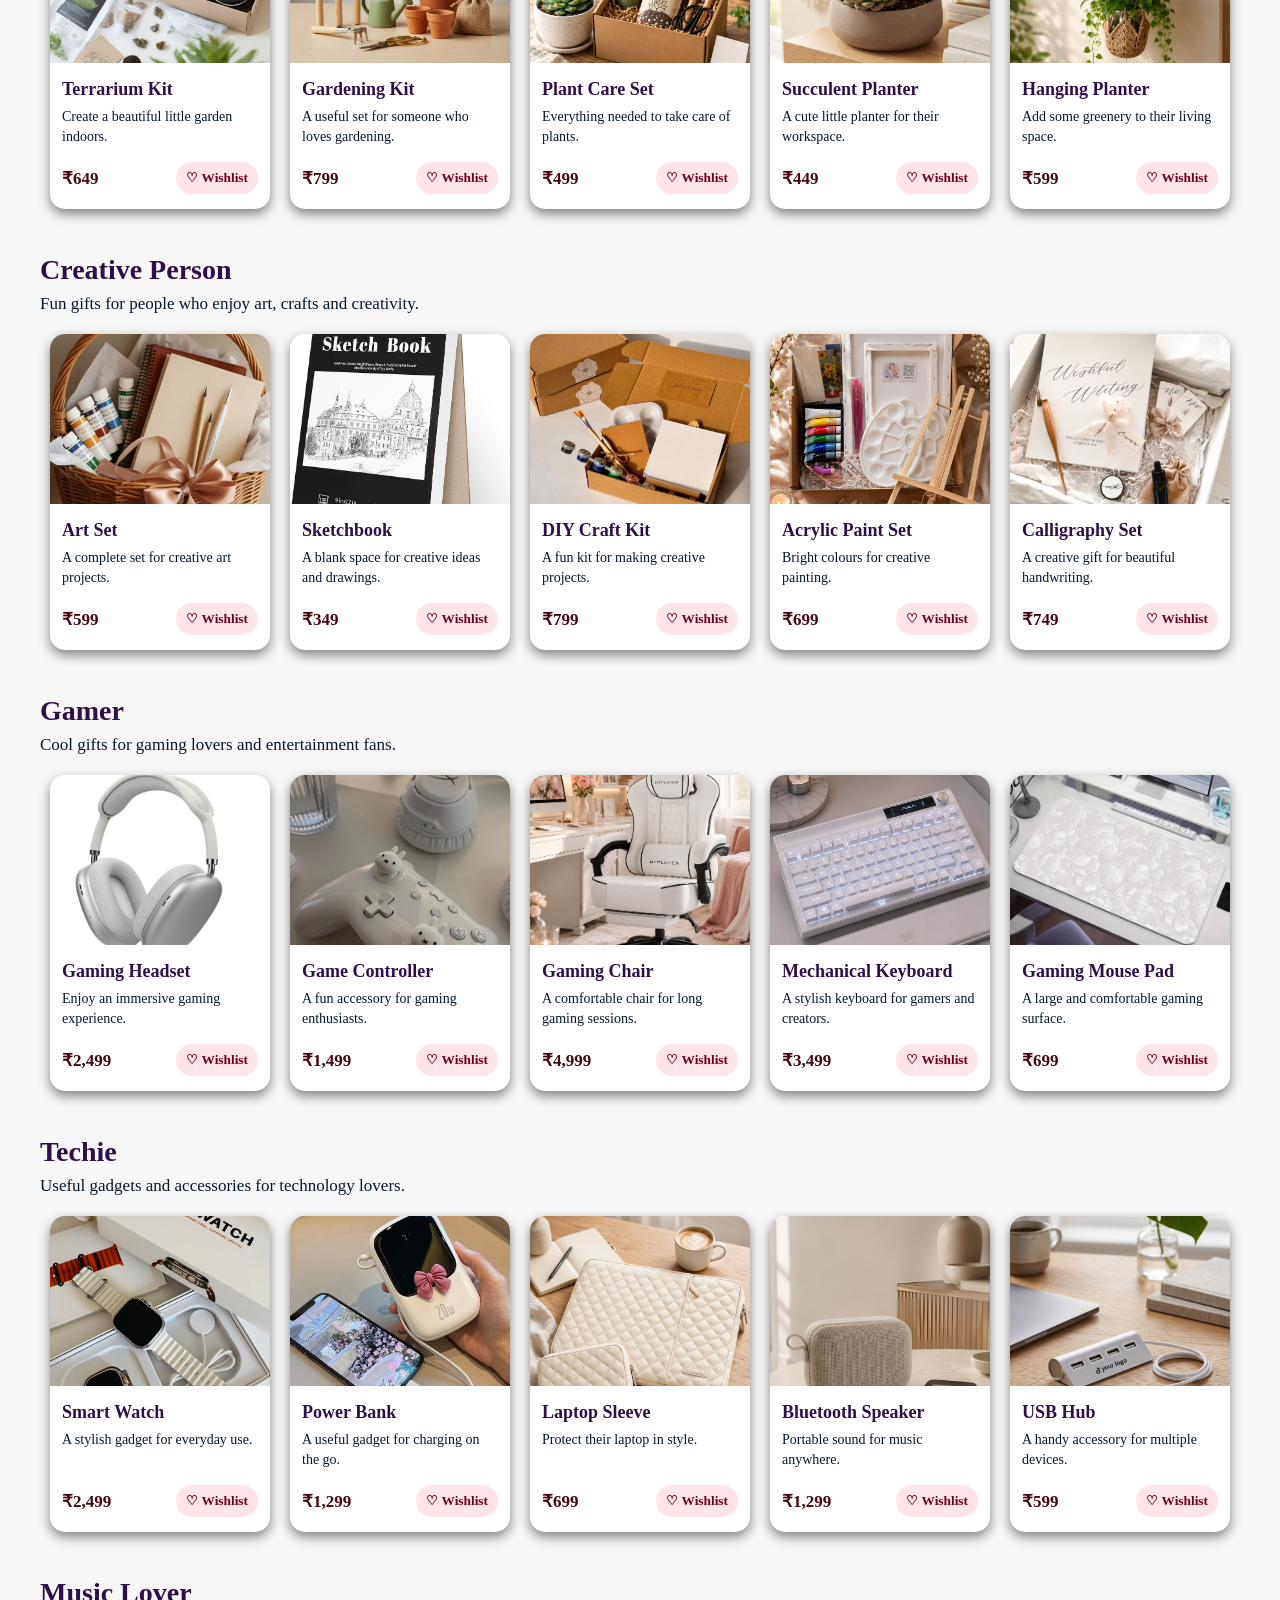
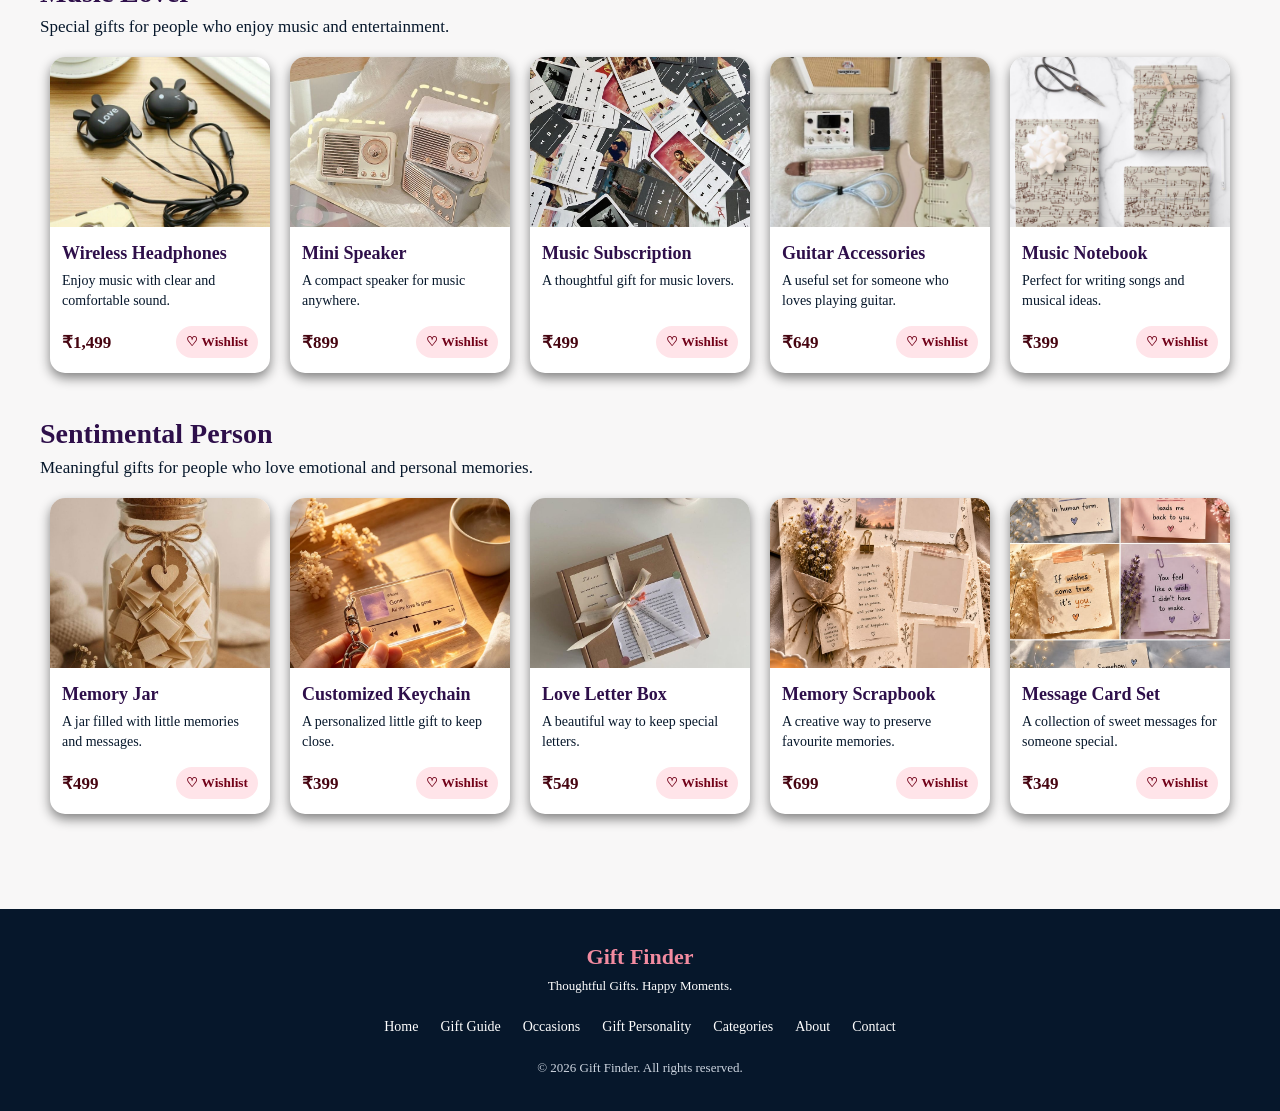
<file: Gift Personality.html>
<!DOCTYPE html>
<html>

<head>
    <title>Gift Personality - Gift Finder</title>
    <link rel="stylesheet" href="gift personality.css">
</head>
<body>

    <header>
        <div class="logo">
            Gift Finder
        </div>
        <nav>
            <a href="index.html">Home</a>
            <a href="gift-guide.html">Gift Guide</a>
            <a href="occasions.html">Occasions</a>
            <a href="gift-personality.html" class="active">Gift Personality</a>
            <a href="categories.html">Categories</a>
            <a href="about.html">About</a>
            <a href="contact.html">Contact</a>
        </nav>
        <button class="wishlist">♡ My Wishlist</button>
    </header>


    <section class="personality">
        <h1>What Kind of Person Are They?</h1>
        <p class="personality-intro">
            Explore gift ideas based on their personality and interests.
        </p>

        <div class="personality-types">
            <div class="type">📚<span>Book Lover</span></div>
            <div class="type">☕<span>Coffee Lover</span></div>
            <div class="type">🌿<span>Nature Lover</span></div>
            <div class="type">🎨<span>Creative Person</span></div>
            <div class="type">🎮<span>Gamer</span></div>
            <div class="type">💻<span>Techie</span></div>
            <div class="type">🎵<span>Music Lover</span></div>
            <div class="type">💖<span>Sentimental</span></div>
        </div>


        <h2>Book Lover</h2>
        <p class="section-text">
            Perfect gifts for people who love reading and collecting books.
        </p>

        <div class="gift-container">
            <div class="gift-card">
                <img src="./Image/book set.jpg" alt="Book Set">
                <h3>Book Set</h3>
                <p>A collection of interesting books for readers.</p>
                <div class="card-bottom">
                    <span>₹799</span>
                    <button>♡ Wishlist</button>
                </div>
            </div>

            <div class="gift-card">
                <img src="./Image/reading lamp.jpg" alt="Reading Lamp">
                <h3>Reading Lamp</h3>
                <p>A useful lamp for comfortable reading.</p>
                <div class="card-bottom">
                    <span>₹699</span>
                    <button>♡ Wishlist</button>
                </div>
            </div>

            <div class="gift-card">
                <img src="./Image/book stand.jpg" alt="Book Stand">
                <h3>Book Stand</h3>
                <p>A handy stand for keeping books open.</p>
                <div class="card-bottom">
                    <span>₹499</span>
                    <button>♡ Wishlist</button>
                </div>
            </div>

            <div class="gift-card">
                <img src="./Image/book tote bag.jpg" alt="Book Tote Bag">
                <h3>Book Tote Bag</h3>
                <p>A stylish bag for carrying favourite books.</p>
                <div class="card-bottom">
                    <span>₹549</span>
                    <button>♡ Wishlist</button>
                </div>
            </div>

            <div class="gift-card">
                <img src="./Image/book light.jpg" alt="Book Light">
                <h3>Book Light</h3>
                <p>A small light for reading anywhere.</p>
                <div class="card-bottom">
                    <span>₹349</span>
                    <button>♡ Wishlist</button>
                </div>
            </div>

        </div>


        <h2>Coffee Lover</h2>
        <p class="section-text">
            Great gifts for people who enjoy coffee and relaxing moments.
        </p>

        <div class="gift-container">

            <div class="gift-card">
                <img src="./Image/coffee bean.jpg" alt="Coffee Beans">
                <h3>Coffee Beans</h3>
                <p>Premium coffee beans for fresh homemade coffee.</p>
                <div class="card-bottom">
                    <span>₹699</span>
                    <button>♡ Wishlist</button>
                </div>
            </div>

            <div class="gift-card">
                <img src="./Image/french press.jpg" alt="French Press">
                <h3>French Press</h3>
                <p>A simple way to prepare delicious coffee.</p>
                <div class="card-bottom">
                    <span>₹1,299</span>
                    <button>♡ Wishlist</button>
                </div>
            </div>

            <div class="gift-card">
                <img src="./Image/coffee grinder.jpg" alt="Coffee Grinder">
                <h3>Coffee Grinder</h3>
                <p>Freshly ground coffee for coffee lovers.</p>
                <div class="card-bottom">
                    <span>₹799</span>
                    <button>♡ Wishlist</button>
                </div>
            </div>


            <div class="gift-card">
                <img src="./Image/coffee hamper.jpg" alt="Coffee Hamper">
                <h3>Coffee Hamper</h3>
                <p>A collection of coffee treats in one gift.</p>
                <div class="card-bottom">
                    <span>₹1,499</span>
                    <button>♡ Wishlist</button>
                </div>
            </div>

            <div class="gift-card">
                <img src="./Image/coffee subscription.jpg" alt="Coffee Subscription">
                <h3>Coffee Subscription</h3>
                <p>A thoughtful gift for regular coffee lovers.</p>
                <div class="card-bottom">
                    <span>₹799</span>
                    <button>♡ Wishlist</button>
                </div>
            </div>

        </div>

        <h2>Nature Lover</h2>
        <p class="section-text">
            Beautiful gifts for people who love plants and nature.
        </p>

        <div class="gift-container">

            <div class="gift-card">
                <img src="./Image/terrarium kit.jpg" alt="Terrarium Kit">
                <h3>Terrarium Kit</h3>
                <p>Create a beautiful little garden indoors.</p>
                <div class="card-bottom">
                    <span>₹649</span>
                    <button>♡ Wishlist</button>
                </div>
            </div>

            <div class="gift-card">
                <img src="./Image/gardening kit.jpg" alt="Gardening Kit">
                <h3>Gardening Kit</h3>
                <p>A useful set for someone who loves gardening.</p>
                <div class="card-bottom">
                    <span>₹799</span>
                    <button>♡ Wishlist</button>
                </div>
            </div>

            <div class="gift-card">
                <img src="./Image/plant care set.jpg" alt="Plant Care Set">
                <h3>Plant Care Set</h3>
                <p>Everything needed to take care of plants.</p>
                <div class="card-bottom">
                    <span>₹499</span>
                    <button>♡ Wishlist</button>
                </div>
            </div>

            <div class="gift-card">
                <img src="./Image/succulent planter.jpg" alt="Succulent Planter">
                <h3>Succulent Planter</h3>
                <p>A cute little planter for their workspace.</p>
                <div class="card-bottom">
                    <span>₹449</span>
                    <button>♡ Wishlist</button>
                </div>
            </div>

            <div class="gift-card">
                <img src="./Image/hanging planter.jpg" alt="Hanging Planter">
                <h3>Hanging Planter</h3>
                <p>Add some greenery to their living space.</p>
                <div class="card-bottom">
                    <span>₹599</span>
                    <button>♡ Wishlist</button>
                </div>
            </div>

        </div>


        <h2>Creative Person</h2>

        <p class="section-text">
            Fun gifts for people who enjoy art, crafts and creativity.
        </p>

        <div class="gift-container">

            <div class="gift-card">
                <img src="./Image/art set.jpg" alt="Art Set">
                <h3>Art Set</h3>
                <p>A complete set for creative art projects.</p>
                <div class="card-bottom">
                    <span>₹599</span>
                    <button>♡ Wishlist</button>
                </div>
            </div>

            <div class="gift-card">
                <img src="./Image/sketch book.jpg" alt="Sketchbook">
                <h3>Sketchbook</h3>
                <p>A blank space for creative ideas and drawings.</p>
                <div class="card-bottom">
                    <span>₹349</span>
                    <button>♡ Wishlist</button>
                </div>
            </div>

            <div class="gift-card">
                <img src="./Image/DIY kit.jpg" alt="DIY Craft Kit">
                <h3>DIY Craft Kit</h3>
                <p>A fun kit for making creative projects.</p>
                <div class="card-bottom">
                    <span>₹799</span>
                    <button>♡ Wishlist</button>
                </div>
            </div>

            <div class="gift-card">
                <img src="./Image/acrylic paint.jpg" alt="Acrylic Paint Set">
                <h3>Acrylic Paint Set</h3>
                <p>Bright colours for creative painting.</p>
                <div class="card-bottom">
                    <span>₹699</span>
                    <button>♡ Wishlist</button>
                </div>
            </div>

            <div class="gift-card">
                <img src="./Image/calligraphy.jpg" alt="Calligraphy Set">
                <h3>Calligraphy Set</h3>
                <p>A creative gift for beautiful handwriting.</p>
                <div class="card-bottom">
                    <span>₹749</span>
                    <button>♡ Wishlist</button>
                </div>
            </div>

        </div>


        <h2>Gamer</h2>
        <p class="section-text">
            Cool gifts for gaming lovers and entertainment fans.
        </p>

        <div class="gift-container">

            <div class="gift-card">
                <img src="./Image/gaming headset.jpg" alt="Gaming Headset">
                <h3>Gaming Headset</h3>
                <p>Enjoy an immersive gaming experience.</p>
                <div class="card-bottom">
                    <span>₹2,499</span>
                    <button>♡ Wishlist</button>
                </div>
            </div>


            <div class="gift-card">
                <img src="./Image/game controller.jpg" alt="Game Controller">
                <h3>Game Controller</h3>
                <p>A fun accessory for gaming enthusiasts.</p>
                <div class="card-bottom">
                    <span>₹1,499</span>
                    <button>♡ Wishlist</button>
                </div>
            </div>

            <div class="gift-card">
                <img src="./Image/gaming chair.jpg" alt="Gaming Chair">
                <h3>Gaming Chair</h3>
                <p>A comfortable chair for long gaming sessions.</p>
                <div class="card-bottom">
                    <span>₹4,999</span>
                    <button>♡ Wishlist</button>
                </div>
            </div>

            <div class="gift-card">
                <img src="./Image/mechanical keyboard.jpg" alt="Mechanical Keyboard">
                <h3>Mechanical Keyboard</h3>
                <p>A stylish keyboard for gamers and creators.</p>
                <div class="card-bottom">
                    <span>₹3,499</span>
                    <button>♡ Wishlist</button>
                </div>
            </div>

            <div class="gift-card">
                <img src="./Image/gaming mouse pad.jpg" alt="Gaming Mouse Pad">
                <h3>Gaming Mouse Pad</h3>
                <p>A large and comfortable gaming surface.</p>
                <div class="card-bottom">
                    <span>₹699</span>
                    <button>♡ Wishlist</button>
                </div>
            </div>

        </div>


        <h2>Techie</h2>
        <p class="section-text">
            Useful gadgets and accessories for technology lovers.
        </p>

        <div class="gift-container">

            <div class="gift-card">
                <img src="./Image/smart watch.jpg" alt="Smart Watch">
                <h3>Smart Watch</h3>
                <p>A stylish gadget for everyday use.</p>
                <div class="card-bottom">
                    <span>₹2,499</span>
                    <button>♡ Wishlist</button>
                </div>
            </div>


            <div class="gift-card">
                <img src="./Image/power bank.jpg" alt="Power Bank">
                <h3>Power Bank</h3>
                <p>A useful gadget for charging on the go.</p>
                <div class="card-bottom">
                    <span>₹1,299</span>
                    <button>♡ Wishlist</button>
                </div>
            </div>

            <div class="gift-card">
                <img src="./Image/laptop sleeve.jpg" alt="Laptop Sleeve">
                <h3>Laptop Sleeve</h3>
                <p>Protect their laptop in style.</p>
                <div class="card-bottom">
                    <span>₹699</span>
                    <button>♡ Wishlist</button>
                </div>
            </div>

            <div class="gift-card">
                <img src="./Image/bluetooth speaker.jpg" alt="Bluetooth Speaker">
                <h3>Bluetooth Speaker</h3>
                <p>Portable sound for music anywhere.</p>
                <div class="card-bottom">
                    <span>₹1,299</span>
                    <button>♡ Wishlist</button>
                </div>
            </div>

            <div class="gift-card">
                <img src="./Image/usb hub.jpg" alt="USB Hub">
                <h3>USB Hub</h3>
                <p>A handy accessory for multiple devices.</p>
                <div class="card-bottom">
                    <span>₹599</span>
                    <button>♡ Wishlist</button>
                </div>
            </div>

        </div>


        <h2>Music Lover</h2>
        <p class="section-text">
            Special gifts for people who enjoy music and entertainment.
        </p>

        <div class="gift-container">

            <div class="gift-card">
                <img src="./Image/headphones.jpg" alt="Headphones">
                <h3>Wireless Headphones</h3>
                <p>Enjoy music with clear and comfortable sound.</p>
                <div class="card-bottom">
                    <span>₹1,499</span>
                    <button>♡ Wishlist</button>
                </div>
            </div>


            <div class="gift-card">
                <img src="./Image/mini speaker.jpg" alt="Mini Speaker">
                <h3>Mini Speaker</h3>
                <p>A compact speaker for music anywhere.</p>
                <div class="card-bottom">
                    <span>₹899</span>
                    <button>♡ Wishlist</button>
                </div>
            </div>

            <div class="gift-card">
                <img src="./Image/music subscription.jpg" alt="Music Subscription">
                <h3>Music Subscription</h3>
                <p>A thoughtful gift for music lovers.</p>
                <div class="card-bottom">
                    <span>₹499</span>
                    <button>♡ Wishlist</button>
                </div>
            </div>

            <div class="gift-card">
                <img src="./Image/guitar accessories.jpg" alt="Guitar Accessories">
                <h3>Guitar Accessories</h3>
                <p>A useful set for someone who loves playing guitar.</p>
                <div class="card-bottom">
                    <span>₹649</span>
                    <button>♡ Wishlist</button>
                </div>
            </div>

            <div class="gift-card">
                <img src="./Image/music notebook.jpg" alt="Music Notebook">
                <h3>Music Notebook</h3>
                <p>Perfect for writing songs and musical ideas.</p>
                <div class="card-bottom">
                    <span>₹399</span>
                    <button>♡ Wishlist</button>
                </div>
            </div>

        </div>


        <h2>Sentimental Person</h2>
        <p class="section-text">
            Meaningful gifts for people who love emotional and personal memories.
        </p>

        <div class="gift-container">

            <div class="gift-card">
                <img src="./Image/memory jar.jpg" alt="Memory Jar">
                <h3>Memory Jar</h3>
                <p>A jar filled with little memories and messages.</p>
                <div class="card-bottom">
                    <span>₹499</span>
                    <button>♡ Wishlist</button>
                </div>
            </div>

            <div class="gift-card">
                <img src="./Image/customized keychain.jpg" alt="Customized Keychain">
                <h3>Customized Keychain</h3>
                <p>A personalized little gift to keep close.</p>
                <div class="card-bottom">
                    <span>₹399</span>
                    <button>♡ Wishlist</button>
                </div>
            </div>

            <div class="gift-card">
                <img src="./Image/love letter box.jpg" alt="Love Letter Box">
                <h3>Love Letter Box</h3>
                <p>A beautiful way to keep special letters.</p>
                <div class="card-bottom">
                    <span>₹549</span>
                    <button>♡ Wishlist</button>
                </div>
            </div>

            <div class="gift-card">
                <img src="./Image/scrapbook.jpg" alt="Scrapbook">
                <h3>Memory Scrapbook</h3>
                <p>A creative way to preserve favourite memories.</p>
                <div class="card-bottom">
                    <span>₹699</span>
                    <button>♡ Wishlist</button>
                </div>
            </div>


            <div class="gift-card">
                <img src="./Image/message card set.jpg" alt="Message Card Set">
                <h3>Message Card Set</h3>
                <p>A collection of sweet messages for someone special.</p>
                <div class="card-bottom">
                    <span>₹349</span>
                    <button>♡ Wishlist</button>
                </div>
            </div>

        </div>

    </section>

    <footer>
        <div class="footer-logo">
            <span>Gift Finder</span>
            <p>Thoughtful Gifts. Happy Moments.</p>
        </div>

        <div class="footer-links">
            <a href="index.html">Home</a>
            <a href="gift-guide.html">Gift Guide</a>
            <a href="occasions.html">Occasions</a>
            <a href="Gift-personality.html">Gift Personality</a>
            <a href="categories.html">Categories</a>
            <a href="about.html">About</a>
            <a href="contact.html">Contact</a>
        </div>

        <p class="copyright">
            © 2026 Gift Finder. All rights reserved.
        </p>

    </footer>

</body>

</html>
</file>
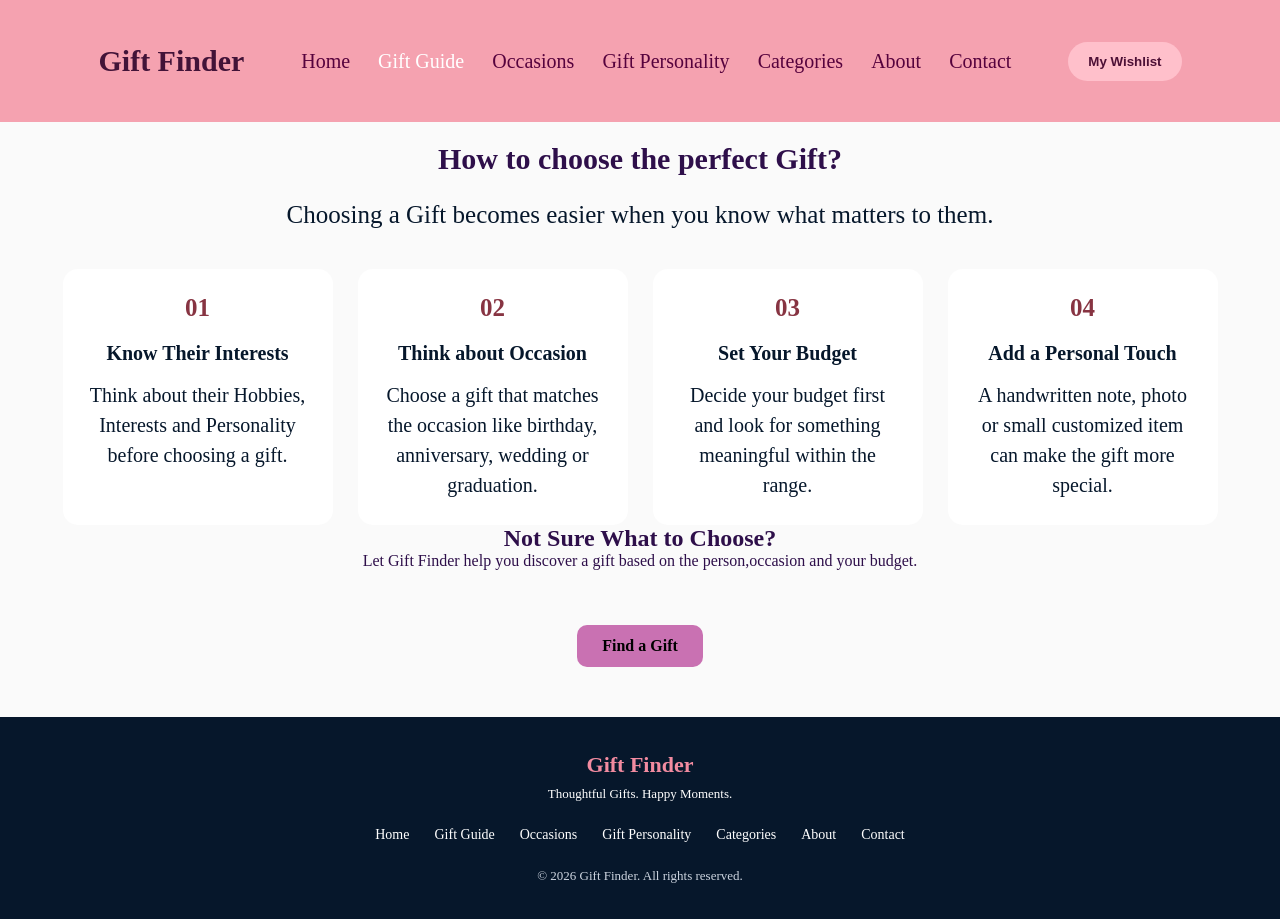
<file: gift-guide.html>
<!DOCTYPE html>
<html>

<head>
    <title>Guide</title>
    <link rel="stylesheet" href="gift-guide.css">
</head>

<body>
    <header>
        <div class="logo">
            Gift Finder
        </div>

        <nav>
            <a href="index.html">Home</a>
            <a href="gift-guide.html" class="active">Gift Guide</a>
            <a href="occasions.html">Occasions</a>
            <a href="Gift Personality.html">Gift Personality</a>
            <a href="categories.html">Categories</a>
            <a href="about.html">About</a>
            <a href="contact.html">Contact</a>
        </nav>

        <button class="wishlist">My Wishlist</button>
    </header>


    <section class="guide">

        <h1>How to choose the perfect Gift?</h1>

        <p class="guide-intro">
            Choosing a Gift becomes easier when you know what matters to them.
        </p>

        <div class="guide-container">

            <div class="guide-card">
                <div class="guide-number">01</div>
                <h2>Know Their Interests</h2>
                <p>
                    Think about their Hobbies, Interests and Personality before choosing a gift.
                </p>
            </div>

            <div class="guide-card">
                <div class="guide-number">02</div>
                <h2>Think about Occasion</h2>
                <p>
                    Choose a gift that matches the occasion like birthday, anniversary, wedding or graduation.
                </p>
            </div>

            <div class="guide-card">
                <div class="guide-number">03</div>
                <h2>Set Your Budget</h2>
                <p>
                    Decide your budget first and look for something meaningful within the range. 
                </p>
            </div>

            <div class="guide-card">
                <div class="guide-number">04</div>
                <h2>Add a Personal Touch</h2>
                <p>
                    A handwritten note, photo or small customized item can make the gift more special.

                </p>
            </div>
        </div>


        <div class="gift-bottom">
            <h2>Not Sure What to Choose?</h2>
            <p>
                Let Gift Finder help you discover a gift based on the person,occasion and your budget.
            </p>

            <a href="index.html" class="guide-button">Find a Gift</a>

        </div>

    </section>




    <footer>

        <div class="footer-logo">
            <span>Gift Finder</span>
            <p>Thoughtful Gifts. Happy Moments.</p>
        </div>

        <div class="footer-links">
            <a href="index.html">Home</a>
            <a href="gift-guide.html">Gift Guide</a>
            <a href="occasions.html">Occasions</a>
            <a href="Gift Personality.html" >Gift Personality</a>
            <a href="categories.html">Categories</a>
            <a href="about.html">About</a>
            <a href="contact.html">Contact</a>
        </div>

        <p class="copyright">
            © 2026 Gift Finder. All rights reserved.
        </p>
        
    </footer>
</body>
</html>
</file>
<file: style.css>
* {
    margin: 0;
    padding: 0;
    box-sizing: content-box;
}

body {
    font-family: 'Times New Roman', Times, serif;
    background-color: rgb(255, 255, 255);
    color: rgb(46, 15, 74);
    font-size: medium;
}

header {
    height: 72px;
    background-color: rgb(245, 162, 176);
    display: flex;
    align-items: center;
    justify-content: space-around;
    padding: 25px 70px;
}

.logo {
    font-size: 30px;
    font-weight: bold;
    color: rgb(66, 19, 56);
}


nav {
    display: flex;
    gap: 28px;
}

nav a {
    color: rgb(86, 2, 61);
    text-decoration: none;
    font-size: 20px;
}

nav a:hover,
nav a.active {
    color: white;
}


.wishlist {
    padding: 12px 20px;
    border: none;
    border-radius: 20px;
    font-weight: bold;
    background-color: pink;
    color: rgb(77, 16, 54);
}

.hero {
    min-height: 300px;
    background-image: url("./Img/gift\ ph2.jpg");
    background-size: cover;
    background-position: center;
    background-repeat: no-repeat;
    display: flex;
    align-items: center;
    padding: 50px 70px;
}

.hero-content {
    width: 45%;
}

.small-text {
    font-size: 40px;
    font-weight: bold;
    margin-top: 10px;
}

.hero h1 {
    font-size: 40px;
    line-height: 40px;
    margin-bottom: 30px;
}




.main-button {
    margin-top: 10px;
    padding: 12px 20px;
    border: none;
    border-radius: 10px;
    font-weight: bold;
    font-family: 'Times New Roman', Times, serif;
    background-color: rgb(202, 113, 178);
    color: rgb(15, 14, 15);
}

.main-button:hover {
    background-color: grey;
}



.categories{
    text-align: center;
    padding: 50px 40px;
}

.categories h2,
.popular h2{
    font-size: 32px;
    margin-bottom: 10px;
}

.category-container{
    display: flex;
    justify-content: center;
    gap: 35px;
    flex-wrap: wrap;
}




.category{
    width: 130px;
    text-align: center;
}

.category-icon{
    
    width: 90px;
    height: 90px;
    background-color: #ffe0e5;
    border-radius: 50%;
    display: flex;
    align-items: center;
    justify-content: center;
    font-size: 40px;
    margin: auto;
}

.category-icon img {
    width: 60px;
    height: 60px;
    object-fit: contain;
}

.category h3{
    margin-top: 20px;
    font-size: 16px;
}

.category:hover {
    transform: translateY(-5px);
}

.find-gift {
    padding: 40px 60px;
}

.find-content {
    background-color: #f4f0ff;
    padding: 35px;
    border-radius: 20px;
    box-shadow: 0 5px 15px #ddd;
}

.find-content h2 {
    font-size: 28px;
    margin-bottom: 10px;
}

.find-content > p {
    margin-bottom: 25px;
    color: #0b1f35;
}


.form-container{
    display: flex;
    align-items: end;
    gap: 100px;
}

.form-group label{
    display: block;
    margin-bottom: 20px;
    font-weight: bold;
}

.form-group select {
    width: 100%;
    padding: 12px;
    border: 1px solid #ccd4df;
    border-radius: 8px;
    background-color: white;
    margin-right: 100px;
    
}

.find-button {
    background-color: #f45b78;
    color: white;
    border: none;
    padding: 10px 40px;
    border-radius: 10px;
    font-weight: bold;
    margin-right: 100px;
}


.popular {
    text-align: center;
    padding: 50px 40px;
}

.gift-container {
    display: flex;
    justify-content: center;
    gap: 20px;
    flex-wrap: wrap;
}

.gift-card{
    margin-top: 10px;
    width: 250px;
    background-color: rgb(229, 225, 243);
    border: 1px solid;
    border-radius: 10px;
    text-align: left;
}

.gift-card:hover{
    transform: translateY(-5px);
}

.gift-card img {
    width: 100%;
    height: 180px;
    object-fit: cover;
    border-radius: 10px;
}

.gift-card h3 {
    margin: 12px 0 5px;
}

.gift-card p {
    color: #20528c;
    font-size: 14px;
}

.card-bottom {
    display: flex;
    justify-content: space-around;
    align-items: center;
    margin-top: 15px;
}


.card-bottom span {
    color: #460511;
    font-size: 18px;
    font-weight: bold;
}

.card-bottom button {
    border: none;
    background-color: #ffe4e9;
    color: #720118;
    padding: 8px 12px;
    border-radius: 20px;
}




footer {
    background-color: #06172b;
    color: white;
    text-align: center;
    padding: 35px 20px;
    margin-top: 30px;
}

.footer-logo {
    font-size: 22px;
    font-weight: bold;
}

.footer-logo span {
    color: #f28ba0;
}

.footer-logo p {
    font-size: 13px;
    font-weight: normal;
    margin-top: 8px;
}

.footer-links {
    display: flex;
    justify-content: center;
    gap: 25px;
    margin: 25px 0;
}

.footer-links a {
    color: white;
    text-decoration: none;
    font-size: 14px;
}

.footer-links a:hover {
    color: #ff6680;
}

.copyright {
    font-size: 13px;
    color: #ccd4df;
}
</file>
<file: about.css>
* {
    margin: 0;
    padding: 0;
    box-sizing: content-box;
}

body {
    font-family: 'Times New Roman', Times, serif;
    background-color: rgb(248, 244, 244);
    color: rgb(46, 15, 74);
    font-size: medium;
}

header {
    height: 72px;
    background-color: rgb(245, 162, 176);
    display: flex;
    align-items: center;
    justify-content: space-around;
    padding: 25px 70px;
}

.logo {
    font-size: 30px;
    font-weight: bold;
    color: rgb(66, 19, 56);
}


nav {
    display: flex;
    gap: 28px;
}

nav a {
    color: rgb(86, 2, 61);
    text-decoration: none;
    font-size: 20px;
}

nav a:hover,
nav a.active {
    color: white;
}


.wishlist {
    padding: 12px 20px;
    border: none;
    border-radius: 20px;
    font-weight: bold;
    background-color: pink;
    color: rgb(77, 16, 54);
}


.about {
    text-align: center;
    padding: 50px 40px;
}

.about h1 {
    font-size: 36px;
    margin-bottom: 15px;
}

.about-intro {
    font-size: 21px;
    color: #06172b;
    margin-bottom: 45px;
}

.about-content {
    display: flex;
    justify-content: center;
    flex-wrap: wrap;
    gap: 25px;
}

.about-box {
    width: 260px;
    min-height: 180px;
    background-color: white;
    padding: 25px;
    border-radius: 15px;
    box-shadow: 0 5px 12px grey;
    text-align: left;
}

.about-box h2 {
    font-size: 23px;
    margin-bottom: 15px;
}

.about-box p {
    color: #06172b;
    font-size: 17px;
    line-height: 1.5;
}

.about-box:hover {
    transform: translateY(-5px);
}

.about-message {
    margin-top: 50px;
    padding: 35px;
    background-color: #f8dce2;
    border-radius: 15px;
}

.about-message h2 {
    font-size: 28px;
    margin-bottom: 12px;
}

.about-message p {
    color: #06172b;
    margin-bottom: 25px;
    font-size: 17px;
}

.about-button {
    display: inline-block;
    text-decoration: none;
    background-color: #c971b2;
    color: black;
    padding: 12px 25px;
    border-radius: 10px;
    font-weight: bold;
}

.about-button:hover {
    background-color: #df7c8d;
    color: white;
}



footer {
    background-color: #06172b;
    color: white;
    text-align: center;
    padding: 35px 20px;
    margin-top: 30px;
}

.footer-logo {
    font-size: 22px;
    font-weight: bold;
}

.footer-logo span {
    color:#f28ba0;
}

.footer-logo p {
    font-size: 13px;
    font-weight: normal;
    margin-top: 8px;
}

.footer-links {
    display: flex;
    justify-content: center;
    gap: 25px;
    margin: 25px 0;
}

.footer-links a {
    color: white;
    text-decoration: none;
    font-size: 14px;
}

.footer-links a:hover {
    color: #ff6680;
}

.copyright {
    font-size: 13px;
    color: #ccd4df;
}
</file>
<file: categories.css>
* {
    margin: 0;
    padding: 0;
    box-sizing: content-box;
}

body {
    font-family: 'Times New Roman', Times, serif;
    background-color: rgb(232, 226, 227);
    color: rgb(46, 15, 74);
    font-size: medium;
}

header {
    height: 72px;
    background-color: rgb(245, 162, 176);
    display: flex;
    align-items: center;
    justify-content: space-around;
    padding: 25px 70px;
}

.logo {
    font-size: 30px;
    font-weight: bold;
    color: rgb(66, 19, 56);
}

nav {
    display: flex;
    gap: 20px;
}

nav a {
    color: rgb(86, 2, 61);
    text-decoration: none;
    font-size: 20px;
}

nav a:hover,
nav a.active {
    color: white;
}

.wishlist {
    padding: 12px 20px;
    border: none;
    border-radius: 20px;
    font-weight: bold;
    background-color: pink;
    color: rgb(77, 16, 54);
}

.categories {
    text-align: center;
    padding: 45px 40px;
}

.categories h1 {
    font-size: 36px;
    margin-bottom: 15px;
}

.categories-intro {
    font-size: 21px;
    color: #06172b;
    margin-bottom: 40px;
}

.categories h2 {
    text-align: left;
    font-size: 28px;
    margin-top: 50px;
    margin-bottom: 8px;
}

.section-text {
    text-align: left;
    font-size: 17px;
    color: #06172b;
    margin-bottom: 20px;
}

.gift-container {
    display: flex;
    justify-content: center;
    flex-wrap: wrap;
    gap: 20px;
}

.gift-card {
    width: 220px;
    background-color: white;
    border-radius: 15px;
    text-align: left;
    padding-bottom: 15px;
    box-shadow: 0 5px 12px grey;
}

.gift-card img {
    width: 100%;
    height: 170px;
    object-fit: cover;
    border-radius: 15px 15px 0 0;
}

.gift-card h3 {
    margin: 12px 12px 7px;
    font-size: 18px;
}

.gift-card p {
    margin: 0 12px;
    color: #06172b;
    font-size: 14px;
    line-height: 1.4;
    min-height: 40px;
}

.card-bottom {
    display: flex;
    justify-content: space-between;
    align-items: center;
    margin: 15px 12px 0;
}

.card-bottom span {
    color: #460511;
    font-size: 17px;
    font-weight: bold;
}

.card-bottom button {
    border: none;
    background-color: #ffe4e9;
    color: #720118;
    padding: 8px 10px;
    border-radius: 20px;
    font-family: 'Times New Roman', Times, serif;
    font-weight: bold;
}

.card-bottom button:hover {
    background-color: #f45b78;
    color: white;
}

.gift-card:hover {
    transform: translateY(-5px);
}

footer {
    background-color: #06172b;
    color: white;
    text-align: center;
    padding: 35px 20px;
    margin-top: 50px;
}

.footer-logo {
    font-size: 22px;
    font-weight: bold;
}

.footer-logo span {
    color: #f28ba0;
}

.footer-logo p {
    font-size: 13px;
    font-weight: normal;
    margin-top: 8px;
}

.footer-links {
    display: flex;
    justify-content: center;
    flex-wrap: wrap;
    gap: 22px;
    margin: 25px 0;
}

.footer-links a {
    color: white;
    text-decoration: none;
    font-size: 14px;
}

.footer-links a:hover {
    color: #ff6680;
}

.copyright {
    font-size: 13px;
    color: #ccd4df;
}
</file>
<file: contact.css>
* {
    margin: 0;
    padding: 0;
    box-sizing: content-box;
}

body {
    font-family: 'Times New Roman', Times, serif;
    background-color: rgb(255, 255, 255);
    color: rgb(46, 15, 74);
    font-size: medium;
}

header {
    height: 72px;
    background-color: rgb(245, 162, 176);
    display: flex;
    align-items: center;
    justify-content: space-around;
    padding: 25px 70px;
}

.logo {
    font-size: 30px;
    font-weight: bold;
    color: rgb(66, 19, 56);
}


nav {
    display: flex;
    gap: 28px;
}

nav a {
    color: rgb(86, 2, 61);
    text-decoration: none;
    font-size: 20px;
}

nav a:hover,
nav a.active {
    color: white;
}


.wishlist {
    padding: 12px 20px;
    border: none;
    border-radius: 20px;
    font-weight: bold;
    background-color: pink;
    color: rgb(77, 16, 54);
}


.contact{
    text-align: center;
    padding: 50px 40px;
}


.contact h1{
    font-size: 36px;
    margin-bottom: 15px;
}

.contact-intro{
    font-size: 21px;
    color: #3a480e;
    margin-bottom: 45px;
}


.contact-container{
    display: flex;
    justify-content: center;
    align-items: flex-start;
    flex-wrap: wrap;
    gap: 35px;
}

.contact-info{
    width: 350px;
    background-color: #ffffff;
    padding: 30px;
    border-radius: 15px;
    box-shadow: 0 5px 12px grey;
    text-align: left;
}

.contact-info h2 {
    font-size: 27px;
    margin-bottom: 15px;
}

.contact-info > p {
    color: #06172b;
    font-size: 17px;
    line-height: 1.5;
    margin-bottom: 25px;
}

.info-box {
    background-color: #f8dce2;
    padding: 15px;
    margin-top: 15px;
    border-radius: 10px;
}

.info-box h3 {
    margin-bottom: 5px;
    font-size: 18px;
}

.info-box p {
    color: #06172b;
}

.contact-form {
    width: 400px;
    background-color: white;
    padding: 30px;
    border-radius: 15px;
    box-shadow: 0 5px 12px grey;
    text-align: left;
}

.contact-form h2 {
    font-size: 27px;
    margin-bottom: 25px;
}

.form-group {
    margin-bottom: 18px;
}

.form-group label {
    display: block;
    font-weight: bold;
    margin-bottom: 8px;
}

.form-group input,
.form-group textarea {
    width: 100%;
    padding: 11px;
    border: 1px solid #ccd4df;
    border-radius: 8px;
    font-family: 'Times New Roman', Times, serif;
    font-size: 15px;
}

.form-group textarea {
    height: 100px;
    resize: none;
}

.send-button {
    background-color: #c971b2;
    color: black;
    border: none;
    padding: 12px 25px;
    border-radius: 10px;
    font-family: 'Times New Roman', Times, serif;
    font-weight: bold;
}

.send-button:hover {
    background-color: #df7c8d;
    color: white;
}




footer {
    background-color: #06172b;
    color: white;
    text-align: center;
    padding: 35px 20px;
    margin-top: 30px;
}

.footer-logo {
    font-size: 22px;
    font-weight: bold;
}

.footer-logo span {
    color: #f28ba0;
}

.footer-logo p {
    font-size: 13px;
    font-weight: normal;
    margin-top: 8px;
}

.footer-links {
    display: flex;
    justify-content: center;
    gap: 25px;
    margin: 25px 0;
}

.footer-links a {
    color: white;
    text-decoration: none;
    font-size: 14px;
}

.footer-links a:hover {
    color: #ff6680;
}

.copyright {
    font-size: 13px;
    color: #ccd4df;
}
</file>
<file: gift personality.css>
* {
    margin: 0;
    padding: 0;
    box-sizing: content-box;
}

body {
    font-family: 'Times New Roman', Times, serif;
    background-color: rgb(248, 247, 247);
    color: rgb(46, 15, 74);
    font-size: medium;
}

header {
    height: 72px;
    background-color: rgb(245, 162, 176);
    display: flex;
    align-items: center;
    justify-content: space-around;
    padding: 25px 70px;
}

.logo {
    font-size: 30px;
    font-weight: bold;
    color: rgb(66, 19, 56);
}

nav {
    display: flex;
    gap: 28px;
}

nav a {
    color: rgb(86, 2, 61);
    text-decoration: none;
    font-size: 20px;
}

nav a:hover,
nav a.active {
    color: white;
}

.wishlist {
    padding: 12px 20px;
    border: none;
    border-radius: 20px;
    font-weight: bold;
    background-color: pink;
    color: rgb(77, 16, 54);
}

.personality {
    text-align: center;
    padding: 45px 40px;
}

.personality h1 {
    font-size: 36px;
    margin-bottom: 15px;
}

.personality-intro {
    font-size: 21px;
    color: #06172b;
    margin-bottom: 35px;
}

.personality-types {
    display: flex;
    justify-content: center;
    flex-wrap: wrap;
    gap: 15px;
    margin-bottom: 50px;
}

.type {
    width: 120px;
    padding: 15px 10px;
    background-color: white;
    border-radius: 20px;
    box-shadow: 0 4px 10px #c7a9b0;
    font-size: 30px;
}

.type span {
    display: block;
    font-size: 16px;
    font-weight: bold;
    margin-top: 8px;
}

.type:hover {
    transform: translateY(-5px);
}

.personality h2 {
    text-align: left;
    font-size: 28px;
    margin-top: 45px;
    margin-bottom: 8px;
}

.section-text {
    text-align: left;
    font-size: 17px;
    color: #06172b;
    margin-bottom: 20px;
}

.gift-container {
    display: flex;
    justify-content: center;
    flex-wrap: wrap;
    gap: 20px;
}

.gift-card {
    width: 220px;
    background-color: white;
    border-radius: 15px;
    text-align: left;
    padding-bottom: 15px;
    box-shadow: 0 5px 12px grey;
}

.gift-card img {
    width: 100%;
    height: 170px;
    object-fit: cover;
    border-radius: 15px 15px 0 0;
}

.gift-card h3 {
    margin: 12px 12px 7px;
    font-size: 18px;
}

.gift-card p {
    margin: 0 12px;
    color: #06172b;
    font-size: 14px;
    line-height: 1.4;
    min-height: 40px;
}

.card-bottom {
    display: flex;
    justify-content: space-between;
    align-items: center;
    margin: 15px 12px 0;
}

.card-bottom span {
    color: #460511;
    font-size: 17px;
    font-weight: bold;
}

.card-bottom button {
    border: none;
    background-color: #ffe4e9;
    color: #720118;
    padding: 8px 10px;
    border-radius: 20px;
    font-family: 'Times New Roman', Times, serif;
    font-weight: bold;
}

.card-bottom button:hover {
    background-color: #f45b78;
    color: white;
}

.gift-card:hover {
    transform: translateY(-5px);
}

footer {
    background-color: #06172b;
    color: white;
    text-align: center;
    padding: 35px 20px;
    margin-top: 50px;
}

.footer-logo {
    font-size: 22px;
    font-weight: bold;
}

.footer-logo span {
    color: #f28ba0;
}

.footer-logo p {
    font-size: 13px;
    font-weight: normal;
    margin-top: 8px;
}

.footer-links {
    display: flex;
    justify-content: center;
    flex-wrap: wrap;
    gap: 22px;
    margin: 25px 0;
}

.footer-links a {
    color: white;
    text-decoration: none;
    font-size: 14px;
}

.footer-links a:hover {
    color: #ff6680;
}

.copyright {
    font-size: 13px;
    color: #ccd4df;
}
</file>
<file: gift-guide.css>
* {
    margin: 0;
    padding: 0;
    box-sizing: content-box;
}

body {
    font-family: 'Times New Roman', Times, serif;
    background-color: rgb(250, 250, 250);
    color: rgb(46, 15, 74);
    font-size: medium;
}

header {
    height: 72px;
    background-color: rgb(245, 162, 176);
    display: flex;
    align-items: center;
    justify-content: space-around;
    padding: 25px 70px;
}

.logo {
    font-size: 30px;
    font-weight: bold;
    color: rgb(66, 19, 56);
}


nav {
    display: flex;
    gap: 28px;
}

nav a {
    color: rgb(86, 2, 61);
    text-decoration: none;
    font-size: 20px;
}

nav a:hover,
nav a.active {
    color: white;
}


.wishlist {
    padding: 12px 20px;
    border: none;
    border-radius: 20px;
    font-weight: bold;
    background-color: pink;
    color: rgb(77, 16, 54);
}


.guide{
    text-align: center;
    padding: 20px 40px;
}

.guide h1{
    font-size: 30px;
    margin-bottom: 25px;
}

.guide-intro{
    font-size: 25px;
    margin-bottom: 40px;
    color: #06172b;
}

.guide-container{
    color: #06172b;
    justify-content: center;
    display: flex;
    flex-wrap: wrap;
    gap: 25px;
}


.guide-card{
    width: 220px;
    min-height: 200px;
    background-color: white;
    border-radius: 15px;
    padding: 25px;
}


.guide-number{
    font-size:25px;
    font-weight: bold;
    color: rgb(135, 52, 66);
    margin-bottom: 20px;
}


.guide-card h2{
    font-size:20px;
    margin-bottom:15px;
}

.guide-card p{
    font-size: 20px;
    line-height: 1.5;
    color: #06172b;
}

.guide-card:hover{
    transform: translateY(-5px);
}

.guide-button{
    margin-top:55px;
    padding: 35px;
    background-color: grey;
    border-radius: 15px;
}

.guide-bottom h2 {
    font-size: 28px;
    margin-bottom: 10px;
}

.guide-bottom p {
    margin-bottom: 20px;
}

.guide-button {
    display: inline-block;
    text-decoration: none;
    background-color: #c971b2;
    color: black;
    padding: 12px 25px;
    border-radius: 10px;
    font-weight: bold;
}

.guide-button:hover {
    background-color: #df7c8d;
    color: white;
}













footer {
    background-color: #06172b;
    color: white;
    text-align: center;
    padding: 35px 20px;
    margin-top: 30px;
}

.footer-logo {
    font-size: 22px;
    font-weight: bold;
}

.footer-logo span {
    color:#f28ba0;
}

.footer-logo p {
    font-size: 13px;
    font-weight: normal;
    margin-top: 8px;
}

.footer-links {
    display: flex;
    justify-content: center;
    gap: 25px;
    margin: 25px 0;
}

.footer-links a {
    color: white;
    text-decoration: none;
    font-size: 14px;
}

.footer-links a:hover {
    color: #ff6680;
}

.copyright {
    font-size: 13px;
    color: #ccd4df;
}
</file>
